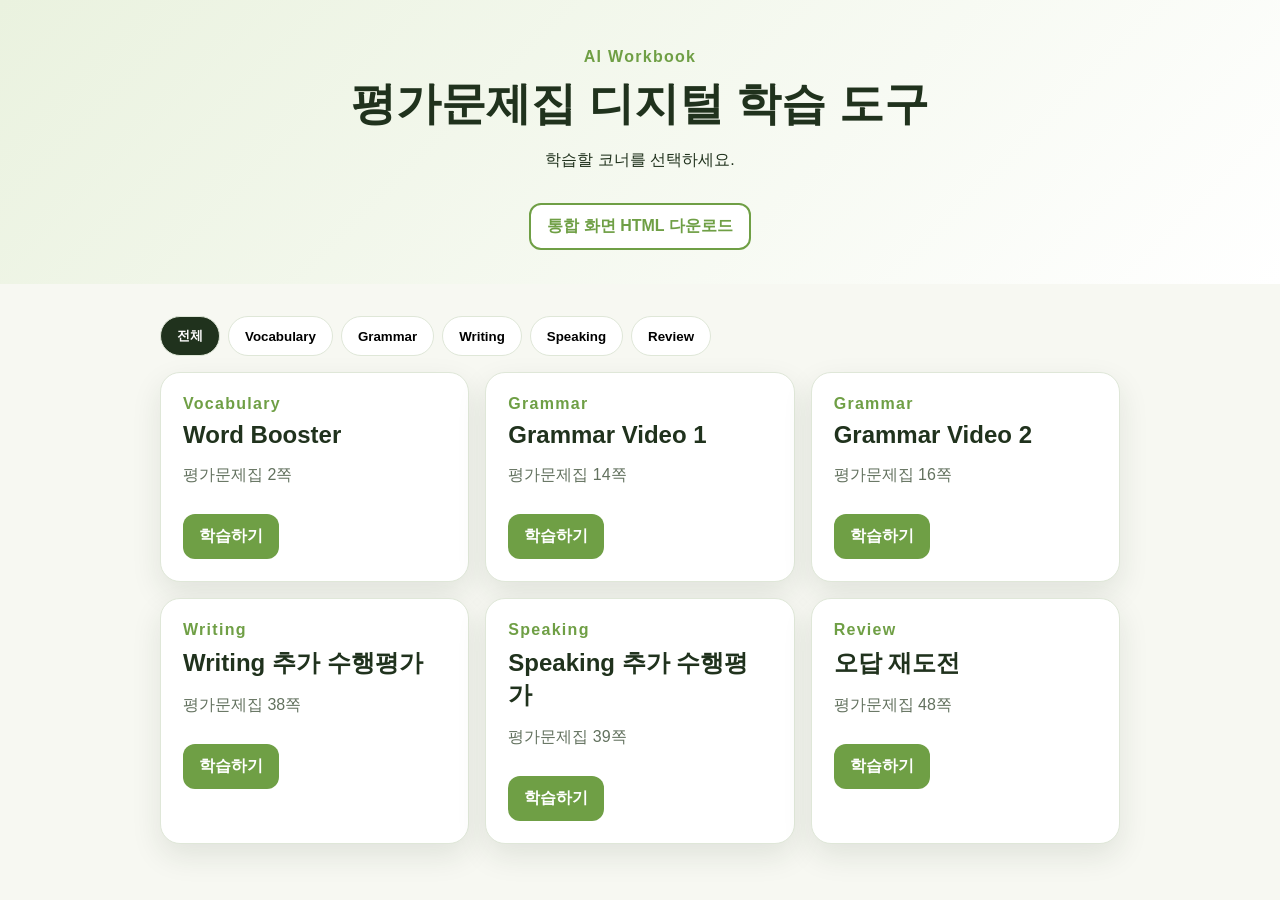
<file: index.html>
<!doctype html>
<html lang="ko">
<head>
<meta charset="utf-8">
<meta name="viewport" content="width=device-width,initial-scale=1">
<title>평가문제집 디지털 학습 도구</title>
<link rel="stylesheet" href="shared/styles.css">
</head>
<body>
<header class="hero"><p class="eyebrow">AI Workbook</p><h1>평가문제집 디지털 학습 도구</h1><p>학습할 코너를 선택하세요.</p><a class="download-html" href="downloads/ai-workbook-qr-tools.html" download>통합 화면 HTML 다운로드</a></header>
<main class="container"><nav id="cornerTabs" class="tabs" aria-label="코너 선택"></nav><section id="featureGrid" class="grid" aria-live="polite"></section></main>
<script src="shared/app.js"></script>
</body>
</html>
</file>
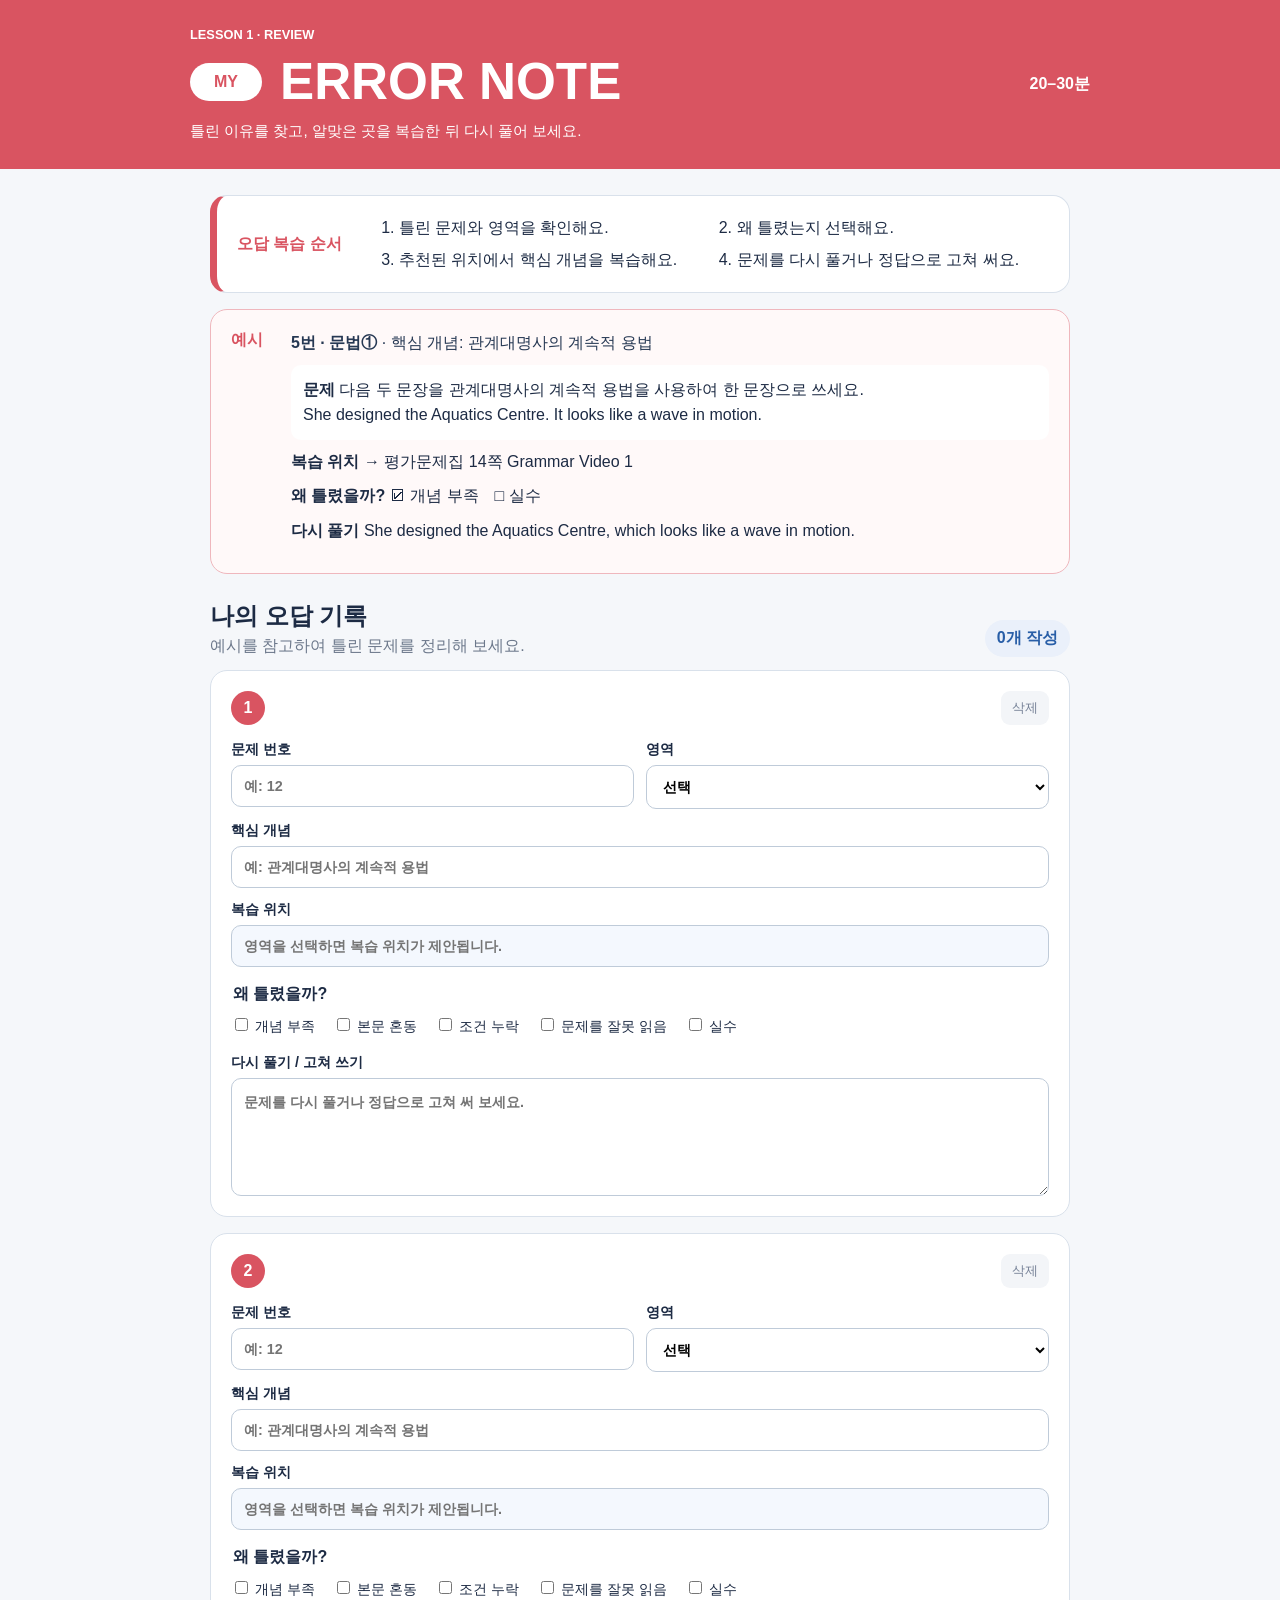
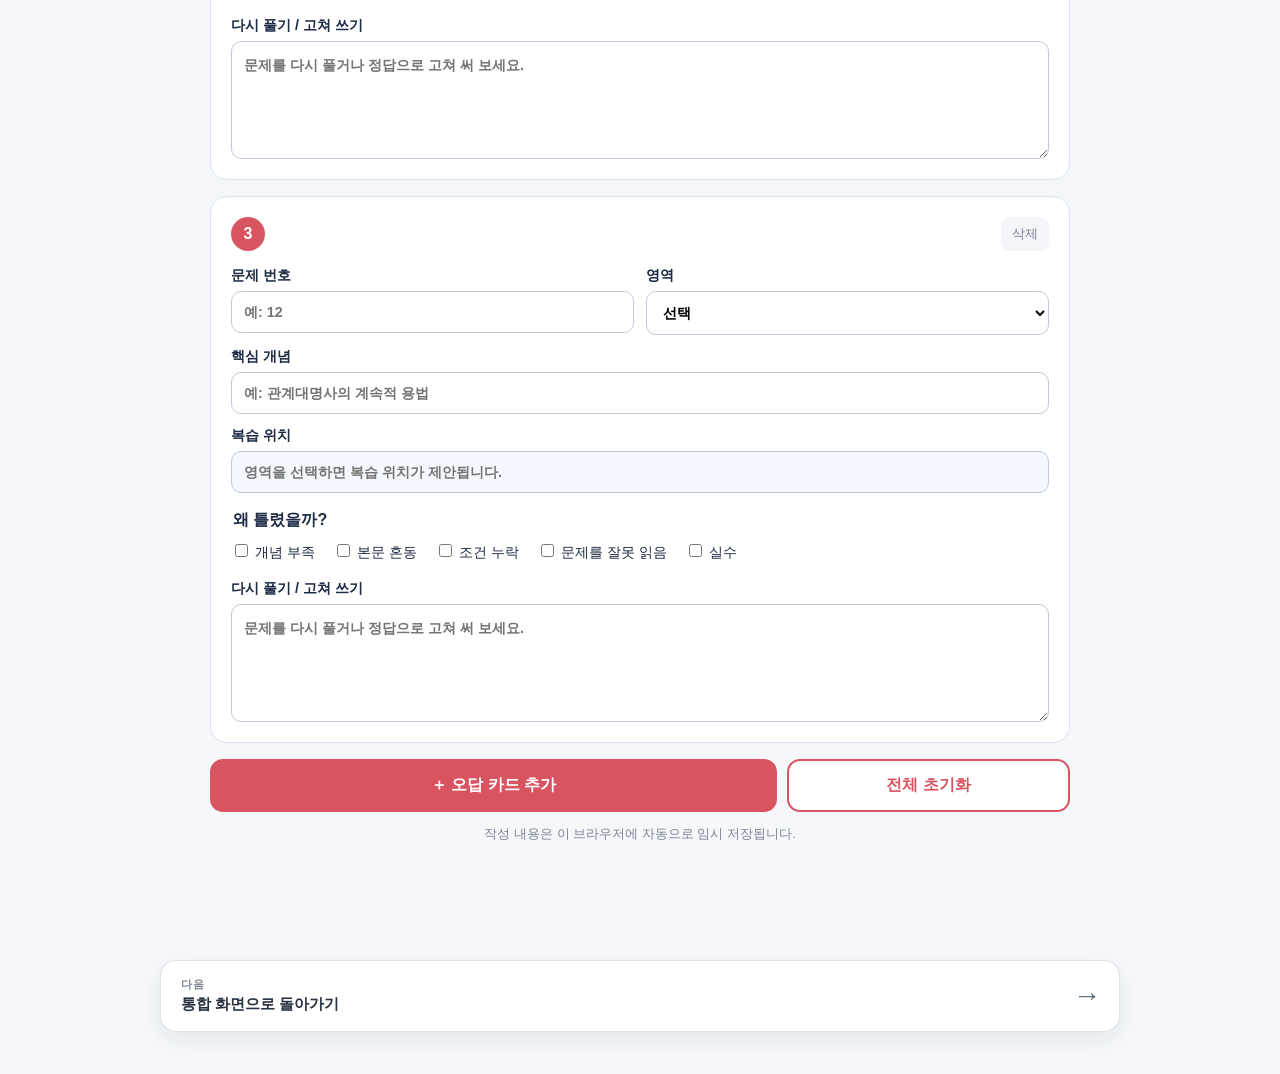
<file: features/error-retry/index.html>
<!doctype html><html lang="ko"><head><meta charset="utf-8"><meta name="viewport" content="width=device-width,initial-scale=1,viewport-fit=cover"><meta name="theme-color" content="#d95461"><title>MY ERROR NOTE</title><link rel="stylesheet" href="style.css"><link rel="stylesheet" href="../../shared/feature-next-nav.css"></head><body><main>
<header><div><p>LESSON 1 · REVIEW</p><div class="titleRow"><span>MY</span><h1>ERROR NOTE</h1></div><p class="subtitle">틀린 이유를 찾고, 알맞은 곳을 복습한 뒤 다시 풀어 보세요.</p></div><span class="time">20–30분</span></header>
<div class="shell"><section class="guide"><strong>오답 복습 순서</strong><ol><li>틀린 문제와 영역을 확인해요.</li><li>왜 틀렸는지 선택해요.</li><li>추천된 위치에서 핵심 개념을 복습해요.</li><li>문제를 다시 풀거나 정답으로 고쳐 써요.</li></ol></section>
<section class="sample"><div class="sampleLabel">예시</div><div><p class="sampleTitle"><b>5번 · 문법①</b> · 핵심 개념: 관계대명사의 계속적 용법</p><p class="question"><strong>문제</strong> 다음 두 문장을 관계대명사의 계속적 용법을 사용하여 한 문장으로 쓰세요.<br>She designed the Aquatics Centre. It looks like a wave in motion.</p><p><strong>복습 위치</strong> → 평가문제집 14쪽 Grammar Video 1</p><p><strong>왜 틀렸을까?</strong> ☑ 개념 부족　□ 실수</p><p><strong>다시 풀기</strong> She designed the Aquatics Centre, which looks like a wave in motion.</p></div></section>
<div class="noteHead"><div><h2>나의 오답 기록</h2><p>예시를 참고하여 틀린 문제를 정리해 보세요.</p></div><span id="savedCount">0개 작성</span></div><div id="notes"></div>
<div class="actions"><button id="addNote" class="primary">＋ 오답 카드 추가</button><button id="resetNotes" class="outline">전체 초기화</button></div><p class="saveInfo">작성 내용은 이 브라우저에 자동으로 임시 저장됩니다.</p></div>
<nav class="nextToolNav" aria-label="통합 화면으로 이동"><a class="nextToolLink" href="../../" aria-label="통합 화면으로 이동"><span class="nextToolCopy"><span class="nextToolMeta">다음</span><span class="nextToolTitle">통합 화면으로 돌아가기</span></span><span class="nextToolArrow" aria-hidden="true">→</span></a></nav>
</main>
<template id="noteTemplate"><article class="note"><div class="noteTop"><span class="noteNumber"></span><button class="delete" aria-label="카드 삭제">삭제</button></div><div class="fields"><label>문제 번호<input class="problemNo" inputmode="numeric" placeholder="예: 12"></label><label>영역<select class="area"><option value="">선택</option><option>어휘</option><option>의사소통</option><option>문법①</option><option>문법②</option><option>본문</option><option>Writing</option><option>Speaking</option><option>서술형</option><option>기타</option></select></label><label class="wide">핵심 개념<input class="concept" placeholder="예: 관계대명사의 계속적 용법"></label><label class="wide reviewLabel">복습 위치<input class="review" placeholder="영역을 선택하면 복습 위치가 제안됩니다."></label></div><fieldset><legend>왜 틀렸을까?</legend><label><input type="checkbox" value="개념 부족"> 개념 부족</label><label><input type="checkbox" value="본문 혼동"> 본문 혼동</label><label><input type="checkbox" value="조건 누락"> 조건 누락</label><label><input type="checkbox" value="문제를 잘못 읽음"> 문제를 잘못 읽음</label><label><input type="checkbox" value="실수"> 실수</label></fieldset><label class="retryLabel">다시 풀기 / 고쳐 쓰기<textarea class="retry" rows="4" placeholder="문제를 다시 풀거나 정답으로 고쳐 써 보세요."></textarea></label></article></template>
<script src="script.js"></script></body></html>
</file>
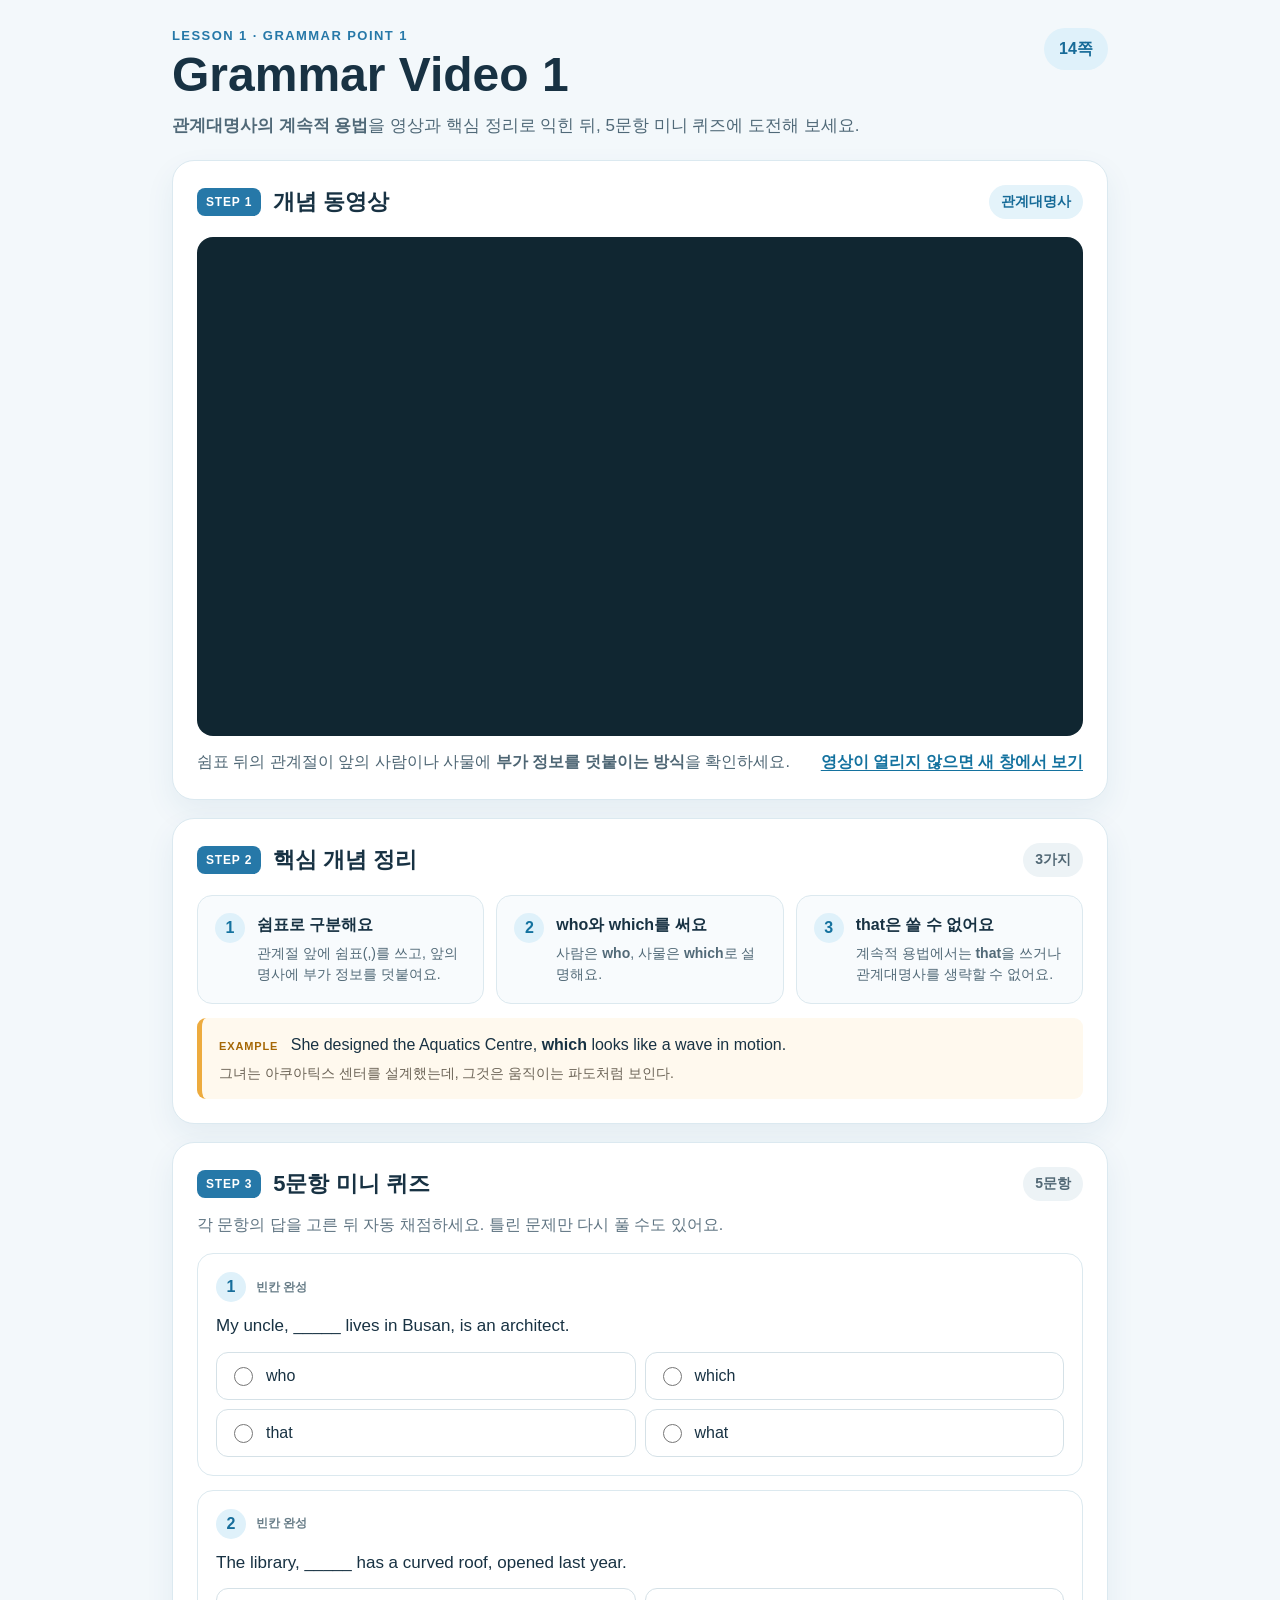
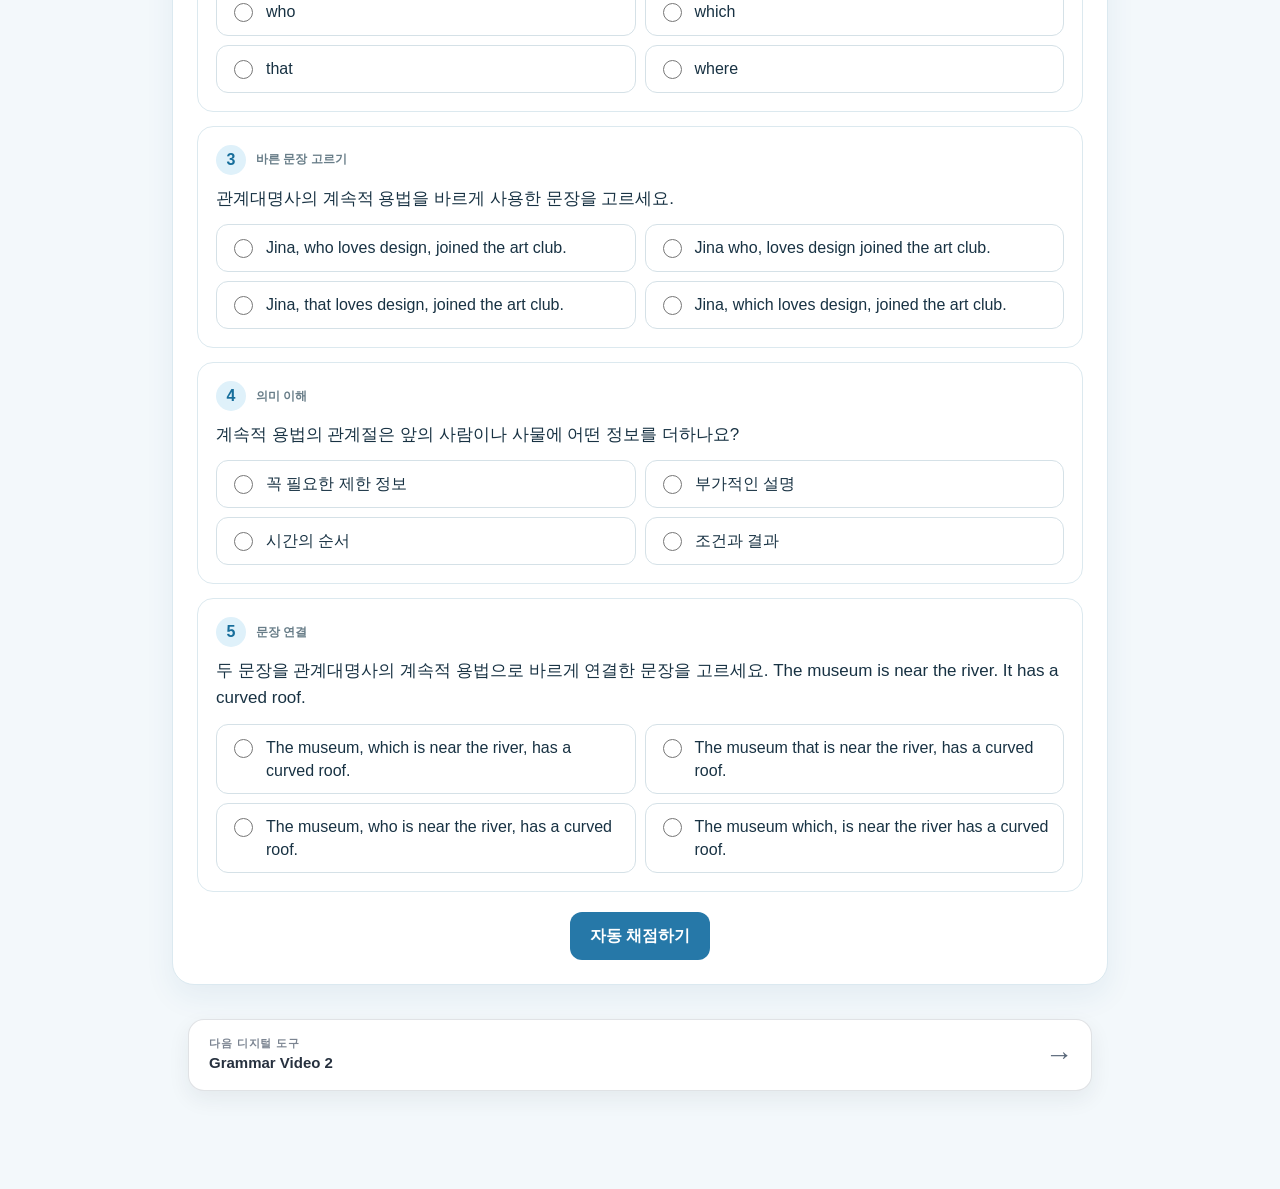
<file: features/grammar-video-1/index.html>
<!doctype html>
<html lang="ko">
<head>
  <meta charset="utf-8">
  <meta name="viewport" content="width=device-width,initial-scale=1,viewport-fit=cover">
  <meta name="theme-color" content="#2678a8">
  <title>Grammar Video 1 · 관계대명사의 계속적 용법</title>
  <link rel="stylesheet" href="style.css">
  <link rel="stylesheet" href="../../shared/feature-next-nav.css">
</head>
<body>
<main>
  <header class="hero">
    <div>
      <p class="eyebrow">LESSON 1 · GRAMMAR POINT 1</p>
      <h1>Grammar Video 1</h1>
      <p class="subtitle"><strong>관계대명사의 계속적 용법</strong>을 영상과 핵심 정리로 익힌 뒤, 5문항 미니 퀴즈에 도전해 보세요.</p>
    </div>
    <span class="pageBadge">14쪽</span>
  </header>
  <section class="videoCard" aria-labelledby="videoTitle">
    <div class="sectionHead"><div><span class="step">STEP 1</span><h2 id="videoTitle">개념 동영상</h2></div><span class="tag">관계대명사</span></div>
    <div class="videoWrap"><iframe title="관계대명사의 계속적 용법 개념 동영상" src="https://drive.google.com/file/d/10nAEuE8eh-QtMoQuGQ-lDtnzqhtkBbaV/preview" allow="autoplay; fullscreen" allowfullscreen></iframe></div>
    <div class="videoHelp"><p>쉼표 뒤의 관계절이 앞의 사람이나 사물에 <b>부가 정보를 덧붙이는 방식</b>을 확인하세요.</p><a class="textLink" href="https://drive.google.com/file/d/10nAEuE8eh-QtMoQuGQ-lDtnzqhtkBbaV/view" target="_blank" rel="noopener">영상이 열리지 않으면 새 창에서 보기</a></div>
  </section>
  <section class="conceptCard" aria-labelledby="conceptTitle">
    <div class="sectionHead"><div><span class="step">STEP 2</span><h2 id="conceptTitle">핵심 개념 정리</h2></div><span class="tag soft">3가지</span></div>
    <div class="conceptGrid"><article><span>1</span><div><h3>쉼표로 구분해요</h3><p>관계절 앞에 쉼표(,)를 쓰고, 앞의 명사에 부가 정보를 덧붙여요.</p></div></article><article><span>2</span><div><h3>who와 which를 써요</h3><p>사람은 <b>who</b>, 사물은 <b>which</b>로 설명해요.</p></div></article><article><span>3</span><div><h3>that은 쓸 수 없어요</h3><p>계속적 용법에서는 <b>that</b>을 쓰거나 관계대명사를 생략할 수 없어요.</p></div></article></div>
    <div class="exampleBox"><p><span>EXAMPLE</span> She designed the Aquatics Centre, <b>which</b> looks like a wave in motion.</p><p class="meaning">그녀는 아쿠아틱스 센터를 설계했는데, 그것은 움직이는 파도처럼 보인다.</p></div>
  </section>
  <section class="quizCard" aria-labelledby="quizTitle">
    <div class="sectionHead"><div><span class="step">STEP 3</span><h2 id="quizTitle">5문항 미니 퀴즈</h2></div><span class="tag soft">5문항</span></div>
    <p class="quizGuide">각 문항의 답을 고른 뒤 자동 채점하세요. 틀린 문제만 다시 풀 수도 있어요.</p><div id="quiz" class="quiz"></div><div class="quizActions"><button id="gradeButton" class="primary">자동 채점하기</button><button id="resetButton" class="secondary" hidden>전체 다시 풀기</button></div>
  </section>
  <section id="resultCard" class="resultCard" hidden aria-live="polite"><div class="scoreBox"><span>MY SCORE</span><strong id="scoreText">0 / 5</strong><p id="scoreMessage"></p></div><div id="resultList" class="resultList"></div><div class="resultActions"><button id="retryWrongButton" class="primary" hidden>틀린 문제만 재도전</button><button id="retryAllButton" class="secondary">전체 다시 풀기</button></div></section>
  <nav class="nextToolNav" aria-label="다음 디지털 도구로 이동"><a class="nextToolLink" href="../grammar-video-2/" aria-label="다음 디지털 도구 Grammar Video 2로 이동"><span class="nextToolCopy"><span class="nextToolMeta">다음 디지털 도구</span><span class="nextToolTitle">Grammar Video 2</span></span><span class="nextToolArrow" aria-hidden="true">→</span></a></nav>
</main>
<script src="script.js"></script>
</body>
</html>
</file>
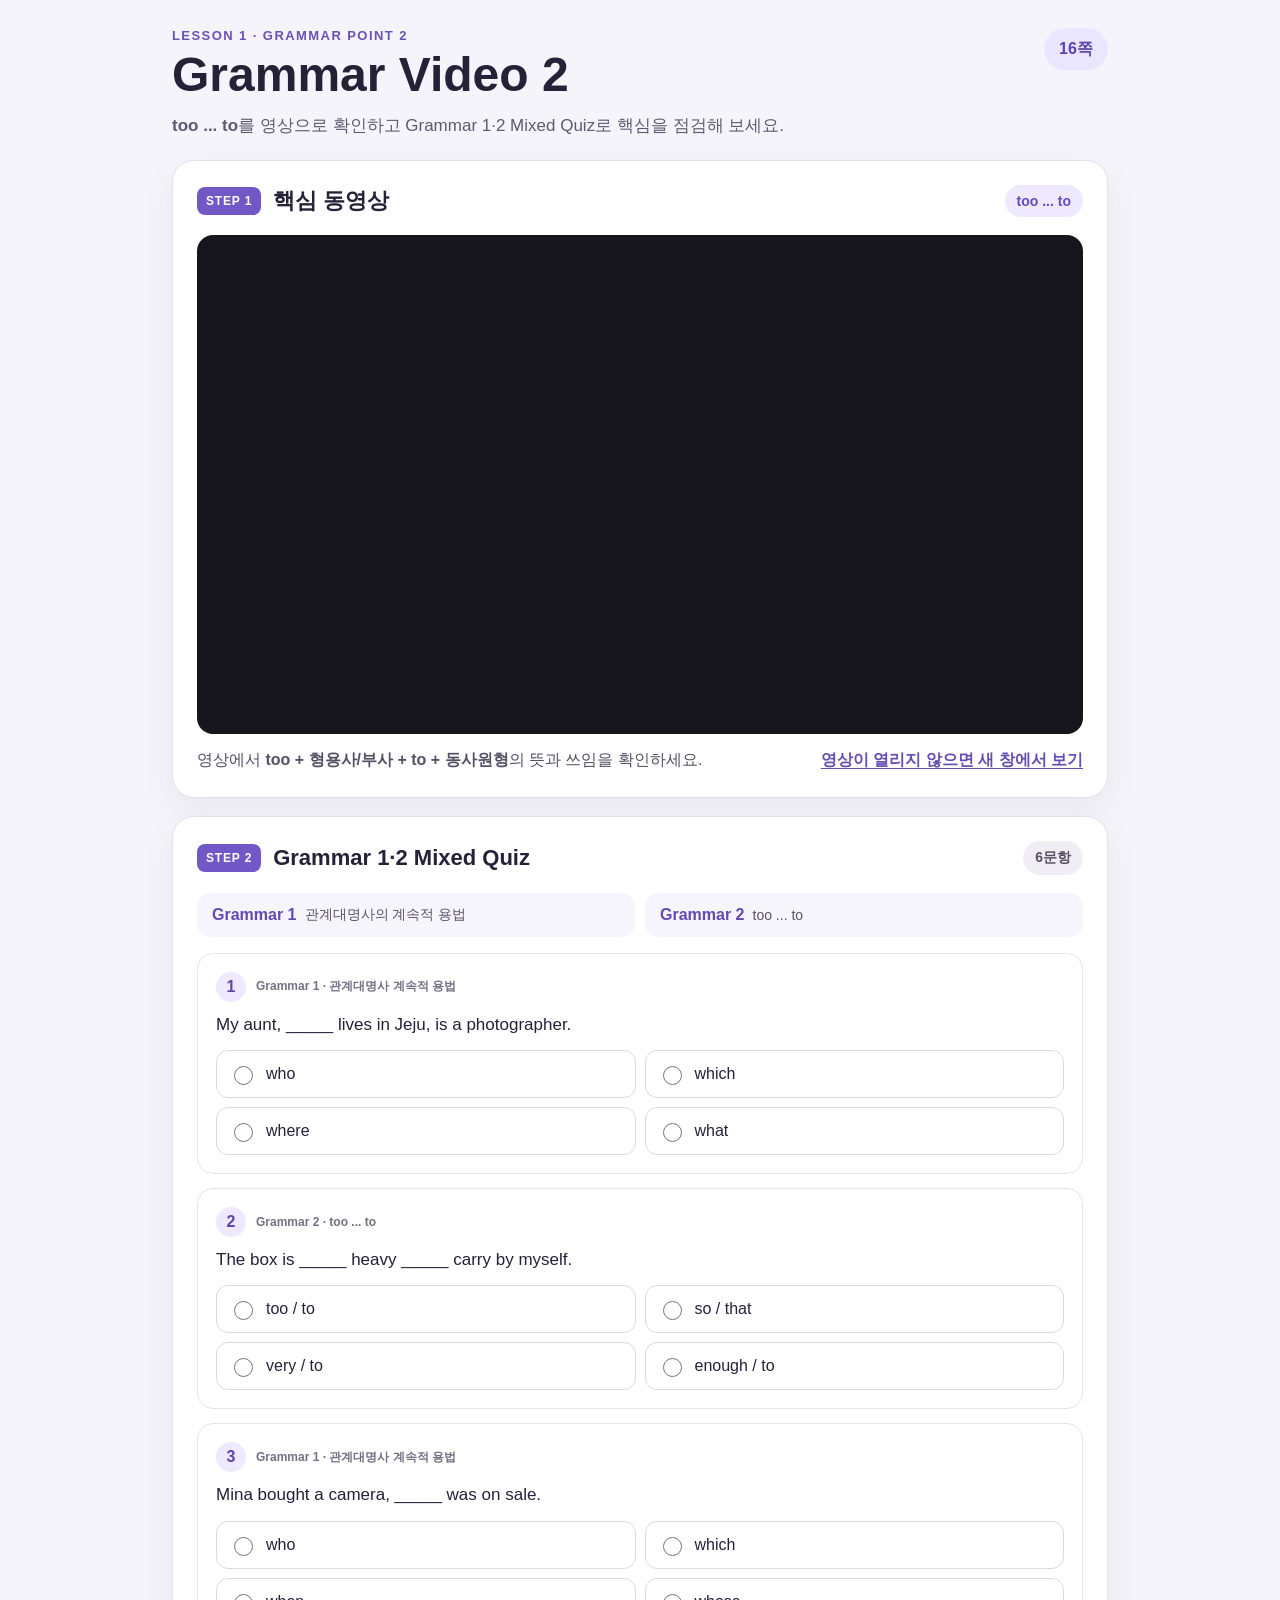
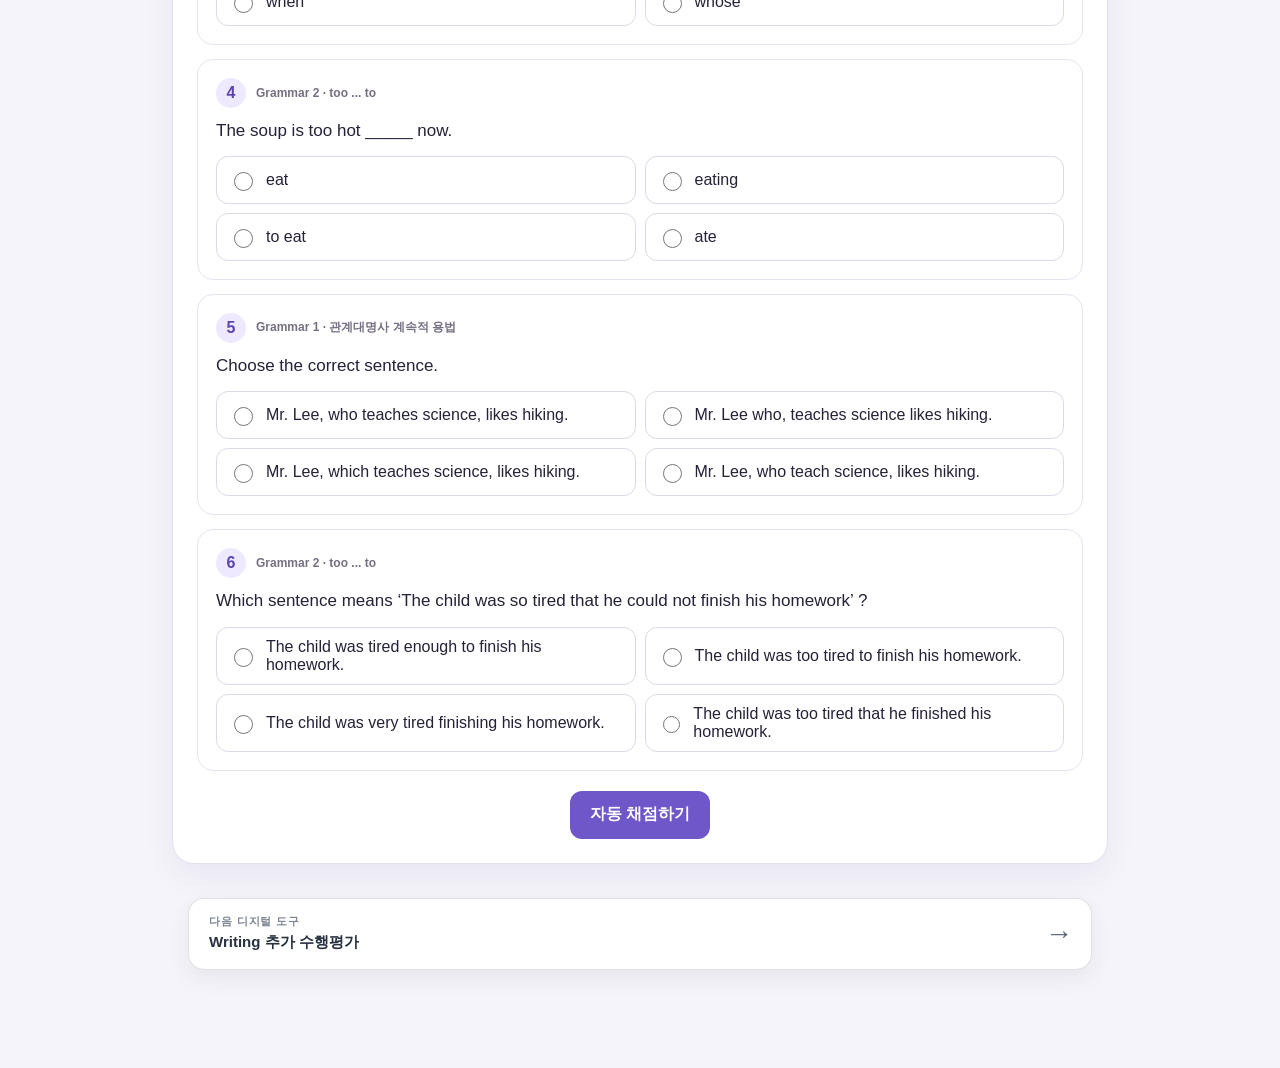
<file: features/grammar-video-2/index.html>
<!doctype html>
<html lang="ko">
<head>
  <meta charset="utf-8">
  <meta name="viewport" content="width=device-width,initial-scale=1,viewport-fit=cover">
  <meta name="theme-color" content="#6f56c9">
  <title>Grammar Video 2 · too ... to</title>
  <link rel="stylesheet" href="style.css">
  <link rel="stylesheet" href="../../shared/feature-next-nav.css">
</head>
<body>
<main>
  <header class="hero"><div><p class="eyebrow">LESSON 1 · GRAMMAR POINT 2</p><h1>Grammar Video 2</h1><p class="subtitle"><strong>too ... to</strong>를 영상으로 확인하고 Grammar 1·2 Mixed Quiz로 핵심을 점검해 보세요.</p></div><span class="pageBadge">16쪽</span></header>
  <section class="videoCard" aria-labelledby="videoTitle"><div class="sectionHead"><div><span class="step">STEP 1</span><h2 id="videoTitle">핵심 동영상</h2></div><span class="tag">too ... to</span></div><div class="videoWrap"><iframe title="too ... to 핵심 동영상" src="https://drive.google.com/file/d/1BFQ2YN22yzWaT84mSf-6N9gBScnylsFD/preview" allow="autoplay; fullscreen" allowfullscreen></iframe></div><div class="videoHelp"><p>영상에서 <b>too + 형용사/부사 + to + 동사원형</b>의 뜻과 쓰임을 확인하세요.</p><a class="textLink" href="https://drive.google.com/file/d/1BFQ2YN22yzWaT84mSf-6N9gBScnylsFD/view" target="_blank" rel="noopener">영상이 열리지 않으면 새 창에서 보기</a></div></section>
  <section class="quizCard" aria-labelledby="quizTitle"><div class="sectionHead"><div><span class="step">STEP 2</span><h2 id="quizTitle">Grammar 1·2 Mixed Quiz</h2></div><span class="tag soft">6문항</span></div><div class="pointGuide"><div><b>Grammar 1</b><span>관계대명사의 계속적 용법</span></div><div><b>Grammar 2</b><span>too ... to</span></div></div><div id="quiz" class="quiz"></div><div class="quizActions"><button id="gradeButton" class="primary">자동 채점하기</button><button id="resetButton" class="secondary" hidden>전체 다시 풀기</button></div></section>
  <section id="resultCard" class="resultCard" hidden aria-live="polite"><div class="scoreBox"><span>MY SCORE</span><strong id="scoreText">0 / 6</strong><p id="scoreMessage"></p></div><div id="resultList" class="resultList"></div><div class="resultActions"><button id="retryWrongButton" class="primary" hidden>틀린 문제만 재도전</button><button id="retryAllButton" class="secondary">전체 다시 풀기</button></div></section>
  <nav class="nextToolNav" aria-label="다음 디지털 도구로 이동"><a class="nextToolLink" href="../writing-task/" aria-label="다음 디지털 도구 Writing 추가 수행평가로 이동"><span class="nextToolCopy"><span class="nextToolMeta">다음 디지털 도구</span><span class="nextToolTitle">Writing 추가 수행평가</span></span><span class="nextToolArrow" aria-hidden="true">→</span></a></nav>
</main>
<script src="script.js"></script>
</body>
</html>
</file>
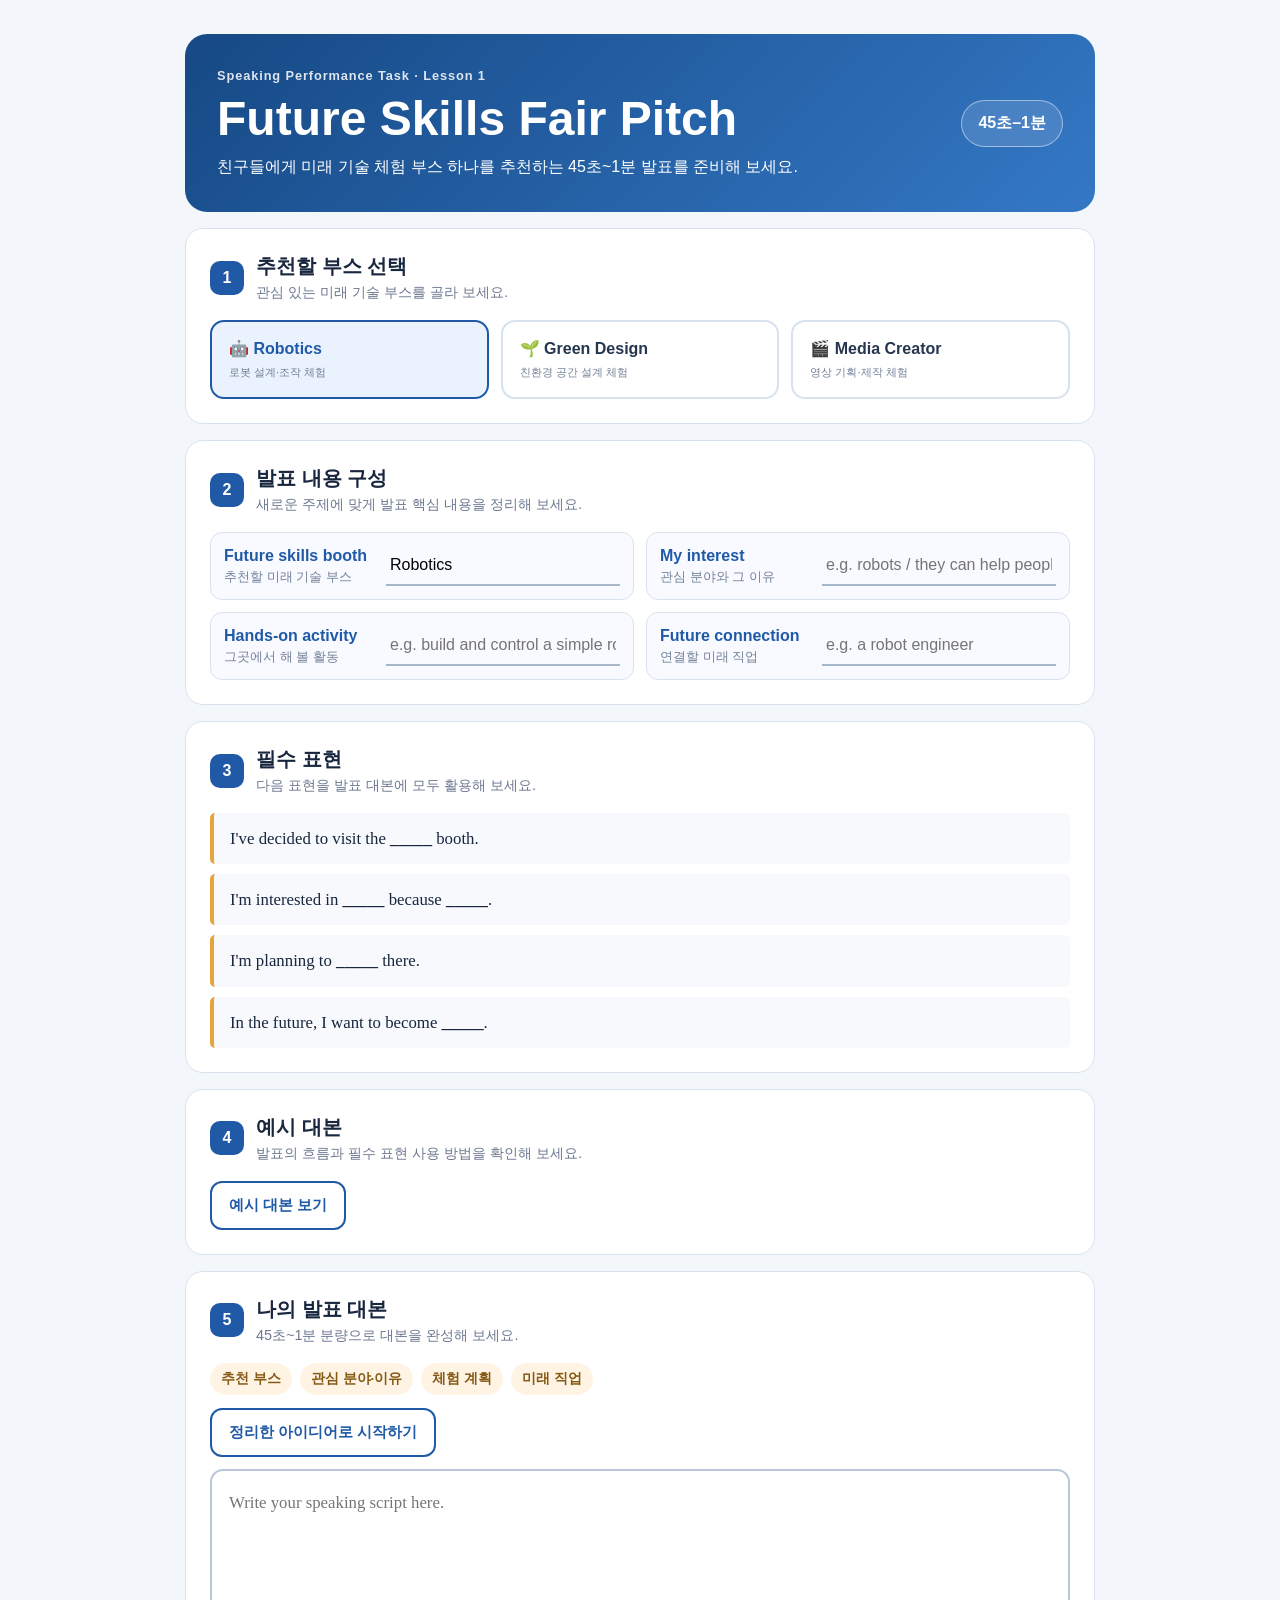
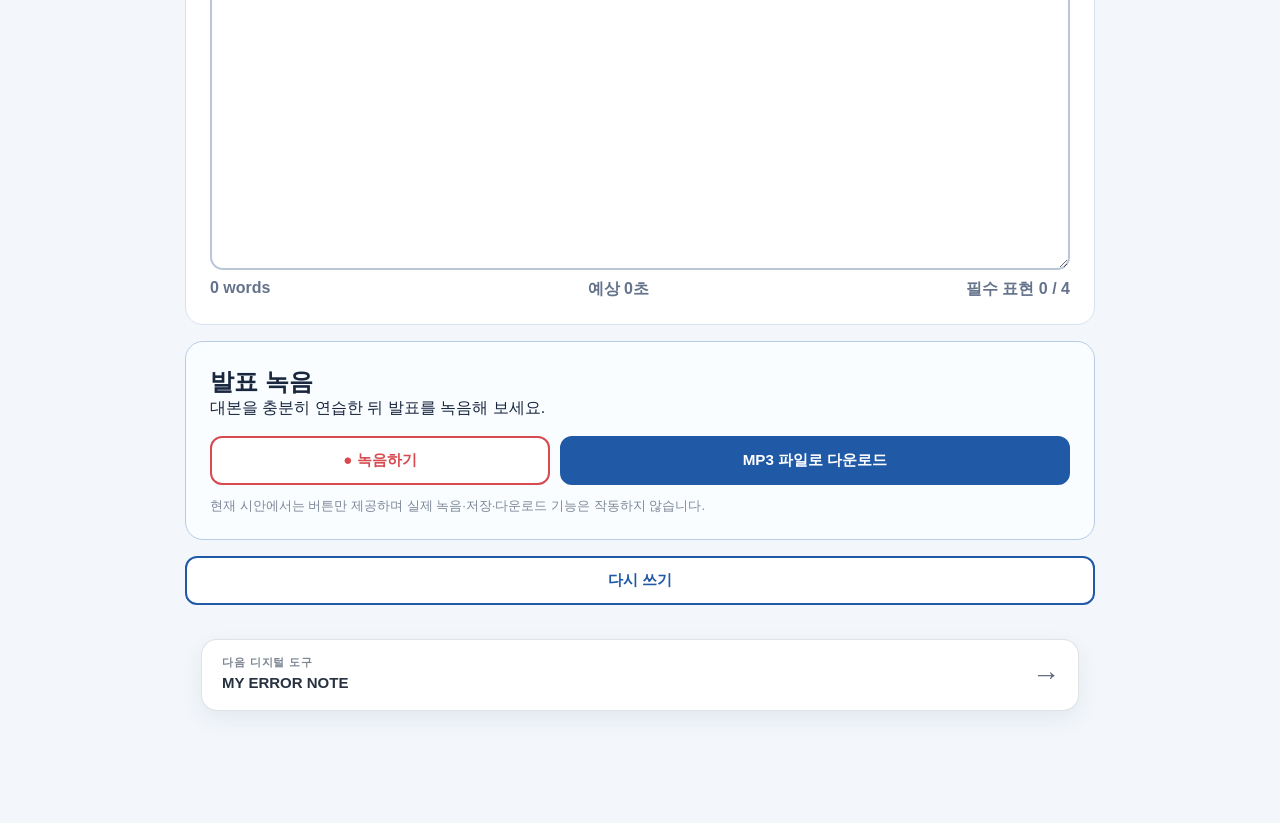
<file: features/speaking-task/index.html>
<!doctype html><html lang="ko"><head><meta charset="utf-8"><meta name="viewport" content="width=device-width,initial-scale=1,viewport-fit=cover"><meta name="theme-color" content="#205aa7"><title>Speaking 추가 수행평가</title><link rel="stylesheet" href="style.css"><link rel="stylesheet" href="../../shared/feature-next-nav.css"></head><body><main class="shell">
<header><div><p class="eyebrow">Speaking Performance Task · Lesson 1</p><h1>Future Skills Fair Pitch</h1><p>친구들에게 미래 기술 체험 부스 하나를 추천하는 45초~1분 발표를 준비해 보세요.</p></div><span class="timeBadge">45초–1분</span></header>
<section><div class="sectionTitle"><span>1</span><div><h2>추천할 부스 선택</h2><p>관심 있는 미래 기술 부스를 골라 보세요.</p></div></div><div class="booths"><button class="booth active" data-booth="Robotics"><b>🤖 Robotics</b><small>로봇 설계·조작 체험</small></button><button class="booth" data-booth="Green Design"><b>🌱 Green Design</b><small>친환경 공간 설계 체험</small></button><button class="booth" data-booth="Media Creator"><b>🎬 Media Creator</b><small>영상 기획·제작 체험</small></button></div></section>
<section><div class="sectionTitle"><span>2</span><div><h2>발표 내용 구성</h2><p>새로운 주제에 맞게 발표 핵심 내용을 정리해 보세요.</p></div></div><div class="ideaGrid">
<label><span>Future skills booth</span><small>추천할 미래 기술 부스</small><input id="boothInput" type="text" placeholder="e.g. Robotics"></label>
<label><span>My interest</span><small>관심 분야와 그 이유</small><input id="interest" type="text" placeholder="e.g. robots / they can help people"></label>
<label><span>Hands-on activity</span><small>그곳에서 해 볼 활동</small><input id="activity" type="text" placeholder="e.g. build a simple robot"></label>
<label><span>Future connection</span><small>연결할 미래 직업</small><input id="career" type="text" placeholder="e.g. a robot engineer"></label>
</div></section>
<section><div class="sectionTitle"><span>3</span><div><h2>필수 표현</h2><p>다음 표현을 발표 대본에 모두 활용해 보세요.</p></div></div><ul class="expressions"><li>I've decided to visit the <b>_____</b> booth.</li><li>I'm interested in <b>_____</b> because <b>_____</b>.</li><li>I'm planning to <b>_____</b> there.</li><li>In the future, I want to become <b>_____</b>.</li></ul></section>
<section><div class="sectionTitle"><span>4</span><div><h2>예시 대본</h2><p>발표의 흐름과 필수 표현 사용 방법을 확인해 보세요.</p></div></div><button id="exampleToggle" class="outline" aria-expanded="false">예시 대본 보기</button><div id="exampleBox" class="example" hidden><p>Hello, everyone. I've decided to visit the Robotics booth. I'm interested in robots because they can help people in many ways. I'm planning to build and control a simple robot there. I also want to ask the staff about the skills that robot engineers need. In the future, I want to become a robot engineer. I hope you will visit this exciting booth, too. Thank you.</p></div></section>
<section><div class="sectionTitle"><span>5</span><div><h2>나의 발표 대본</h2><p>45초~1분 분량으로 대본을 완성해 보세요.</p></div></div><div class="checklist"><span>추천 부스</span><span>관심 분야·이유</span><span>체험 계획</span><span>미래 직업</span></div><button id="makeDraft" class="outline helper">정리한 아이디어로 시작하기</button><textarea id="studentScript" rows="12" placeholder="Write your speaking script here."></textarea><div class="scriptMeta"><span id="wordCount">0 words</span><span id="timeEstimate">예상 0초</span><span id="requiredCount">필수 표현 0 / 4</span></div></section>
<section class="recordPanel"><div><h2>발표 녹음</h2><p>대본을 충분히 연습한 뒤 발표를 녹음해 보세요.</p></div><div class="recordActions"><button id="recordButton" class="recordButton">● 녹음하기</button><button id="downloadButton" class="downloadButton">MP3 파일로 다운로드</button></div><p>현재 시안에서는 버튼만 제공하며 실제 녹음·저장·다운로드 기능은 작동하지 않습니다.</p></section>
<div class="bottomActions"><button id="clearButton" class="outline">다시 쓰기</button></div>
<nav class="nextToolNav" aria-label="다음 디지털 도구로 이동"><a class="nextToolLink" href="../error-retry/" aria-label="다음 디지털 도구 MY ERROR NOTE로 이동"><span class="nextToolCopy"><span class="nextToolMeta">다음 디지털 도구</span><span class="nextToolTitle">MY ERROR NOTE</span></span><span class="nextToolArrow" aria-hidden="true">→</span></a></nav>
</main><script src="script.js"></script></body></html>
</file>
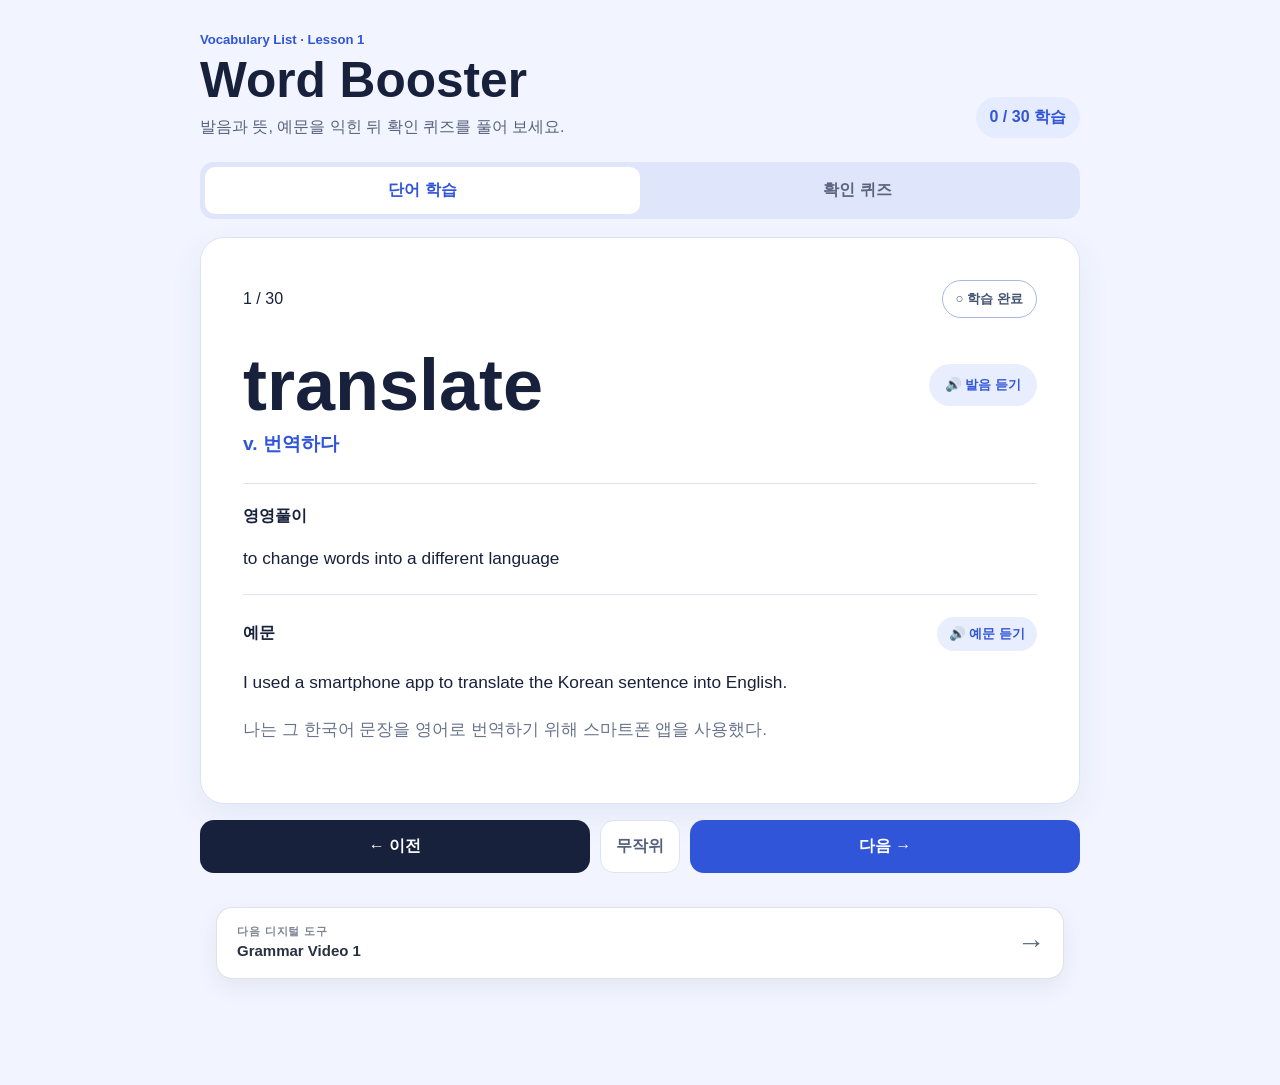
<file: features/word-booster/index.html>
<!doctype html><html lang="ko"><head><meta charset="utf-8"><meta name="viewport" content="width=device-width,initial-scale=1,viewport-fit=cover"><meta name="theme-color" content="#3155d9"><title>Word Booster</title><link rel="stylesheet" href="style.css"><link rel="stylesheet" href="../../shared/feature-next-nav.css"></head><body><main class="shell">
<header><div><p class="eyebrow">Vocabulary List · Lesson 1</p><h1>Word Booster</h1><p>발음과 뜻, 예문을 익힌 뒤 확인 퀴즈를 풀어 보세요.</p></div><span id="progress" class="progress">0 / 30 학습</span></header>
<nav class="tabs"><button class="tab active" data-tab="learn">단어 학습</button><button class="tab" data-tab="quiz">확인 퀴즈</button></nav>
<section id="learnPanel"><div class="card"><div class="cardtop"><span id="counter">1 / 30</span><button id="completeBtn" class="complete">○ 학습 완료</button></div><div class="wordrow"><h2 id="word"></h2><button id="wordAudio" class="audio">🔊 발음 듣기</button></div><p id="meaning" class="meaning"></p><div class="box"><strong>영영풀이</strong><p id="definition"></p></div><div class="box"><div class="boxhead"><strong>예문</strong><button id="sentenceAudio" class="audio small">🔊 예문 듣기</button></div><p id="example"></p><p id="translation" class="translation"></p></div></div><div class="navrow"><button id="prev">← 이전</button><button id="random" class="ghost">무작위</button><button id="next">다음 →</button></div></section>
<section id="quizPanel" hidden><div id="quizStart" class="quizintro"><h2>확인 퀴즈</h2><p>무작위 10문제로 학습 내용을 확인해 보세요.</p><button id="startQuiz" class="primary">퀴즈 시작</button></div><div id="quizBox" hidden><div class="quizhead"><span id="quizCount"></span><span id="score"></span></div><div class="quizcard"><p id="quizLabel" class="eyebrow"></p><h2 id="question"></h2><button id="quizAudio" class="audio" hidden>🔊 다시 듣기</button><div id="choices" class="choices"></div><p id="feedback" class="feedback" aria-live="polite"></p><button id="nextQuestion" class="primary" hidden>다음 문제</button></div></div><div id="result" class="quizintro" hidden><h2 id="resultScore"></h2><p id="resultMessage"></p><button id="retry" class="primary">다시 풀기</button></div></section>
<audio id="wordPlayer" preload="metadata" src="assets/audio/L1_words.mp3"></audio><audio id="sentencePlayer" preload="metadata" src="assets/audio/L1_sentences.mp3"></audio>
<nav class="nextToolNav" aria-label="다음 디지털 도구로 이동"><a class="nextToolLink" href="../grammar-video-1/" aria-label="다음 디지털 도구 Grammar Video 1로 이동"><span class="nextToolCopy"><span class="nextToolMeta">다음 디지털 도구</span><span class="nextToolTitle">Grammar Video 1</span></span><span class="nextToolArrow" aria-hidden="true">→</span></a></nav>
</main><script src="script.js"></script></body></html>
</file>
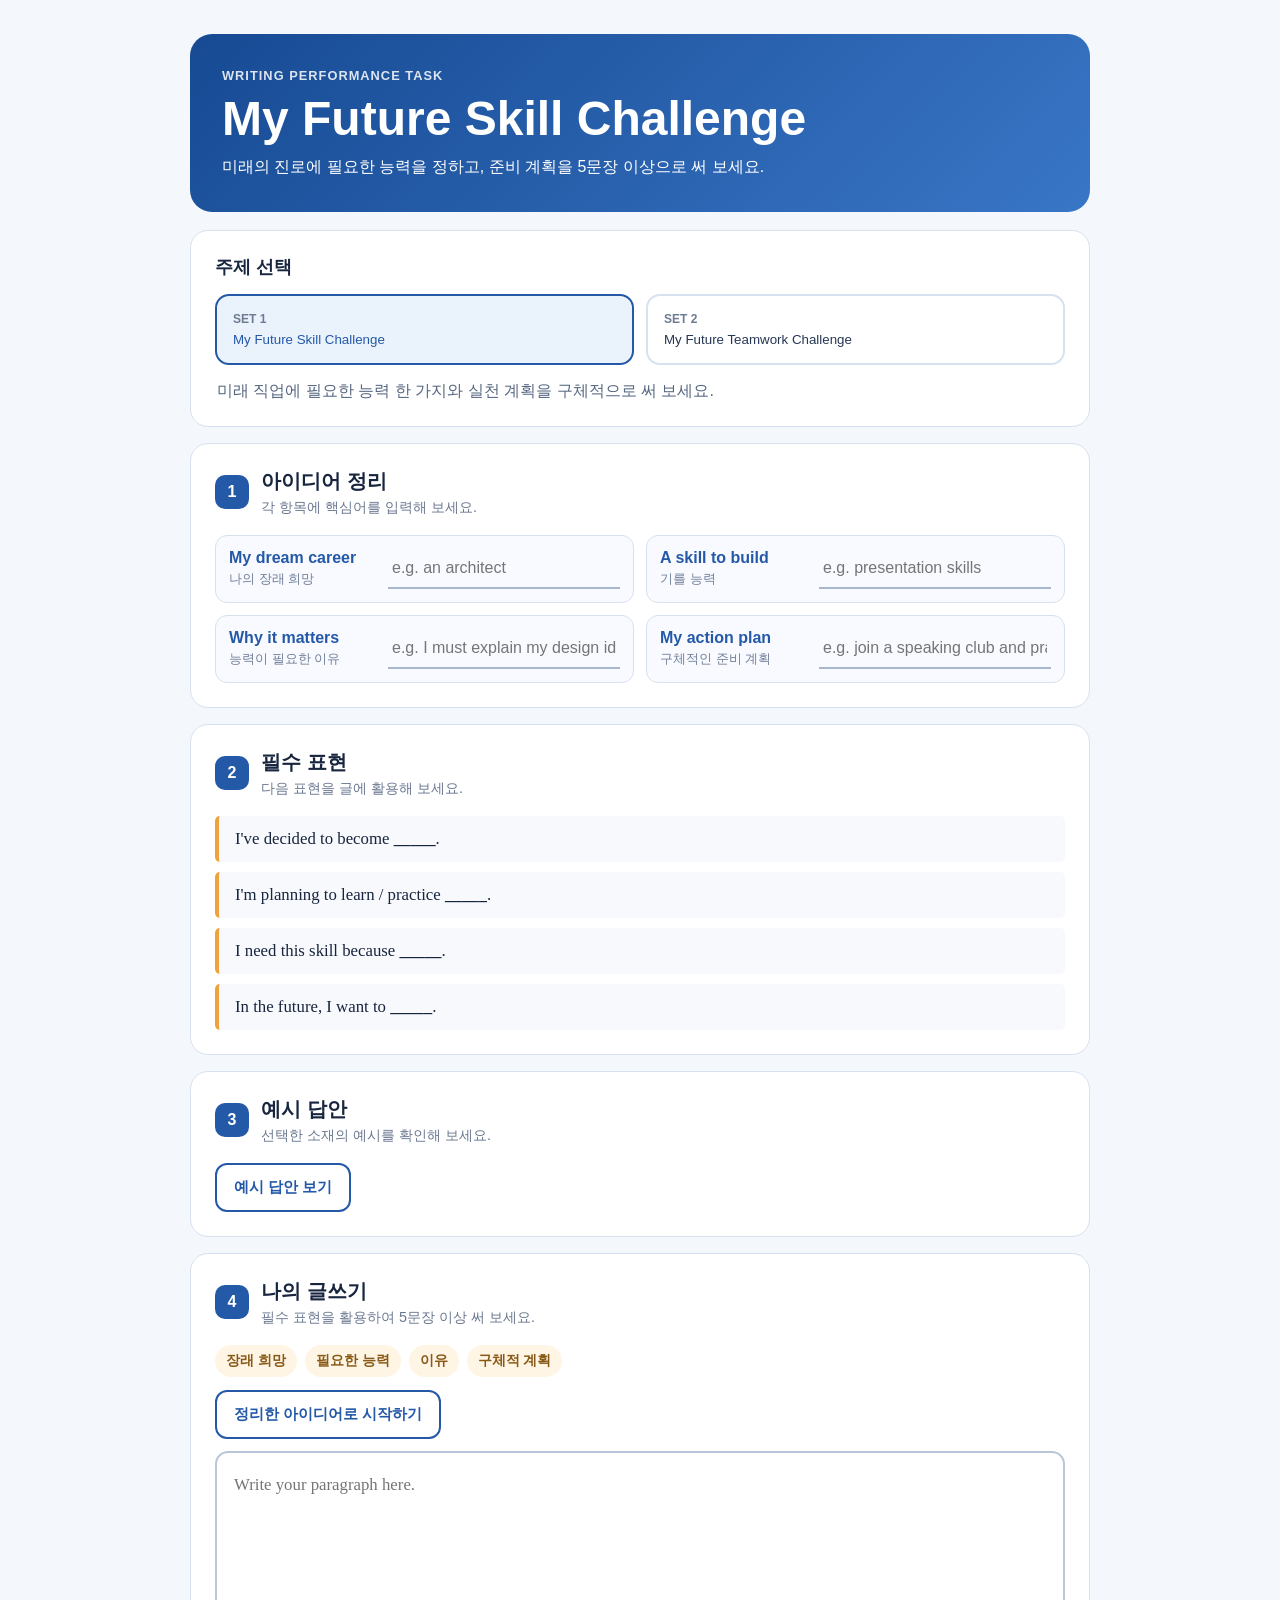
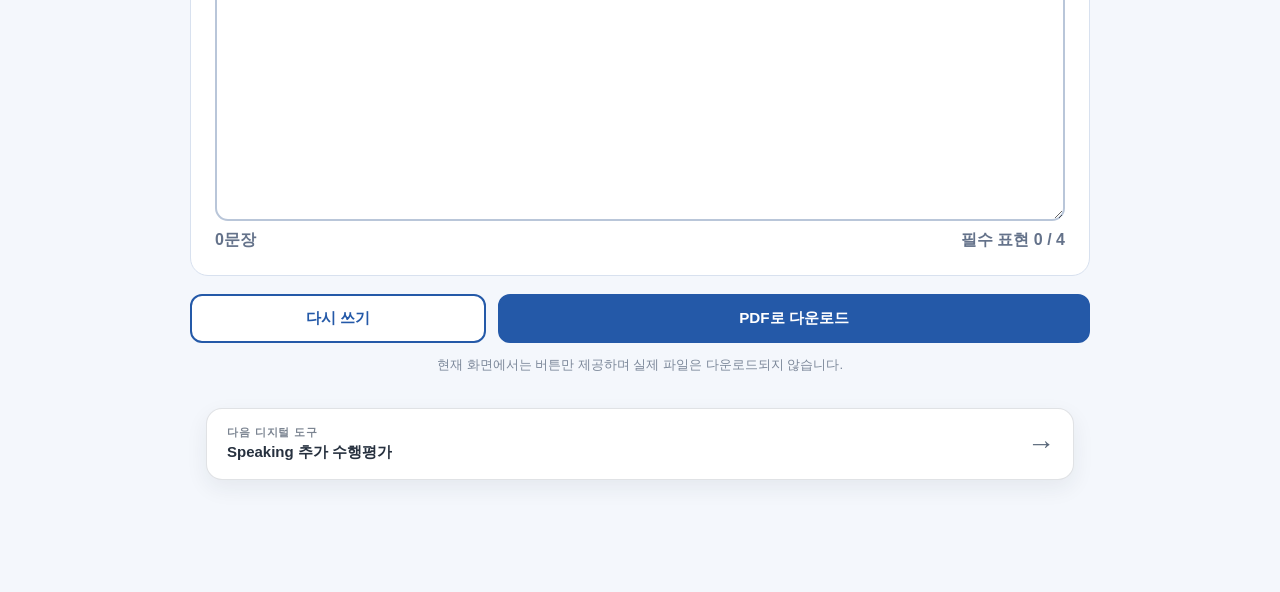
<file: features/writing-task/index.html>
<!doctype html><html lang="ko"><head><meta charset="utf-8"><meta name="viewport" content="width=device-width,initial-scale=1,viewport-fit=cover"><meta name="theme-color" content="#2459a8"><title>Writing 추가 수행평가</title><link rel="stylesheet" href="style.css"><link rel="stylesheet" href="../../shared/feature-next-nav.css"></head><body><main class="shell">
<header><p class="eyebrow">Writing Performance Task</p><h1>My Future Skill Challenge</h1><p>미래의 진로에 필요한 능력을 정하고, 준비 계획을 5문장 이상으로 써 보세요.</p></header>
<section class="topic"><h2>주제 선택</h2><div class="topicButtons"><button class="topicBtn active" data-set="0"><strong>SET 1</strong><span>My Future Skill Challenge</span></button><button class="topicBtn" data-set="1"><strong>SET 2</strong><span>My Future Teamwork Challenge</span></button></div><p id="topicGuide" class="guide"></p></section>
<section><div class="sectionTitle"><span>1</span><div><h2>아이디어 정리</h2><p>각 항목에 핵심어를 입력해 보세요.</p></div></div><div class="ideaGrid">
<label><span>My dream career</span><small>나의 장래 희망</small><input id="career" type="text" placeholder="e.g. an architect"></label>
<label><span>A skill to build</span><small>기를 능력</small><input id="skill" type="text" placeholder="e.g. presentation skills"></label>
<label><span>Why it matters</span><small>능력이 필요한 이유</small><input id="why" type="text" placeholder="e.g. I must explain my ideas clearly"></label>
<label><span>My action plan</span><small>구체적인 준비 계획</small><input id="plan" type="text" placeholder="e.g. practice speaking every week"></label>
</div></section>
<section><div class="sectionTitle"><span>2</span><div><h2>필수 표현</h2><p>다음 표현을 글에 활용해 보세요.</p></div></div><ul class="expressions"><li>I've decided to become <b>_____</b>.</li><li>I'm planning to learn / practice <b>_____</b>.</li><li>I need this skill because <b>_____</b>.</li><li>In the future, I want to <b>_____</b>.</li></ul></section>
<section><div class="sectionTitle"><span>3</span><div><h2>예시 답안</h2><p>선택한 소재의 예시를 확인해 보세요.</p></div></div><button id="exampleToggle" class="outline" aria-expanded="false">예시 답안 보기</button><div id="exampleBox" class="example" hidden><p id="exampleText"></p></div></section>
<section><div class="sectionTitle"><span>4</span><div><h2>나의 글쓰기</h2><p>필수 표현을 활용하여 5문장 이상 써 보세요.</p></div></div><div class="checklist"><span>장래 희망</span><span>필요한 능력</span><span>이유</span><span>구체적 계획</span></div><button id="makeDraft" class="outline helper">정리한 아이디어로 시작하기</button><textarea id="studentWriting" rows="11" placeholder="Write your paragraph here."></textarea><div class="writingMeta"><span id="sentenceCount">0문장</span><span id="requiredCount">필수 표현 0 / 4</span></div></section>
<div class="actions"><button id="clearBtn" class="outline">다시 쓰기</button><button id="pdfButton" class="pdfButton">PDF로 다운로드</button></div><p class="pdfNote">현재 화면에서는 버튼만 제공하며 실제 파일은 다운로드되지 않습니다.</p>
<nav class="nextToolNav" aria-label="다음 디지털 도구로 이동"><a class="nextToolLink" href="../speaking-task/" aria-label="다음 디지털 도구 Speaking 추가 수행평가로 이동"><span class="nextToolCopy"><span class="nextToolMeta">다음 디지털 도구</span><span class="nextToolTitle">Speaking 추가 수행평가</span></span><span class="nextToolArrow" aria-hidden="true">→</span></a></nav>
</main><script src="script.js"></script></body></html>
</file>
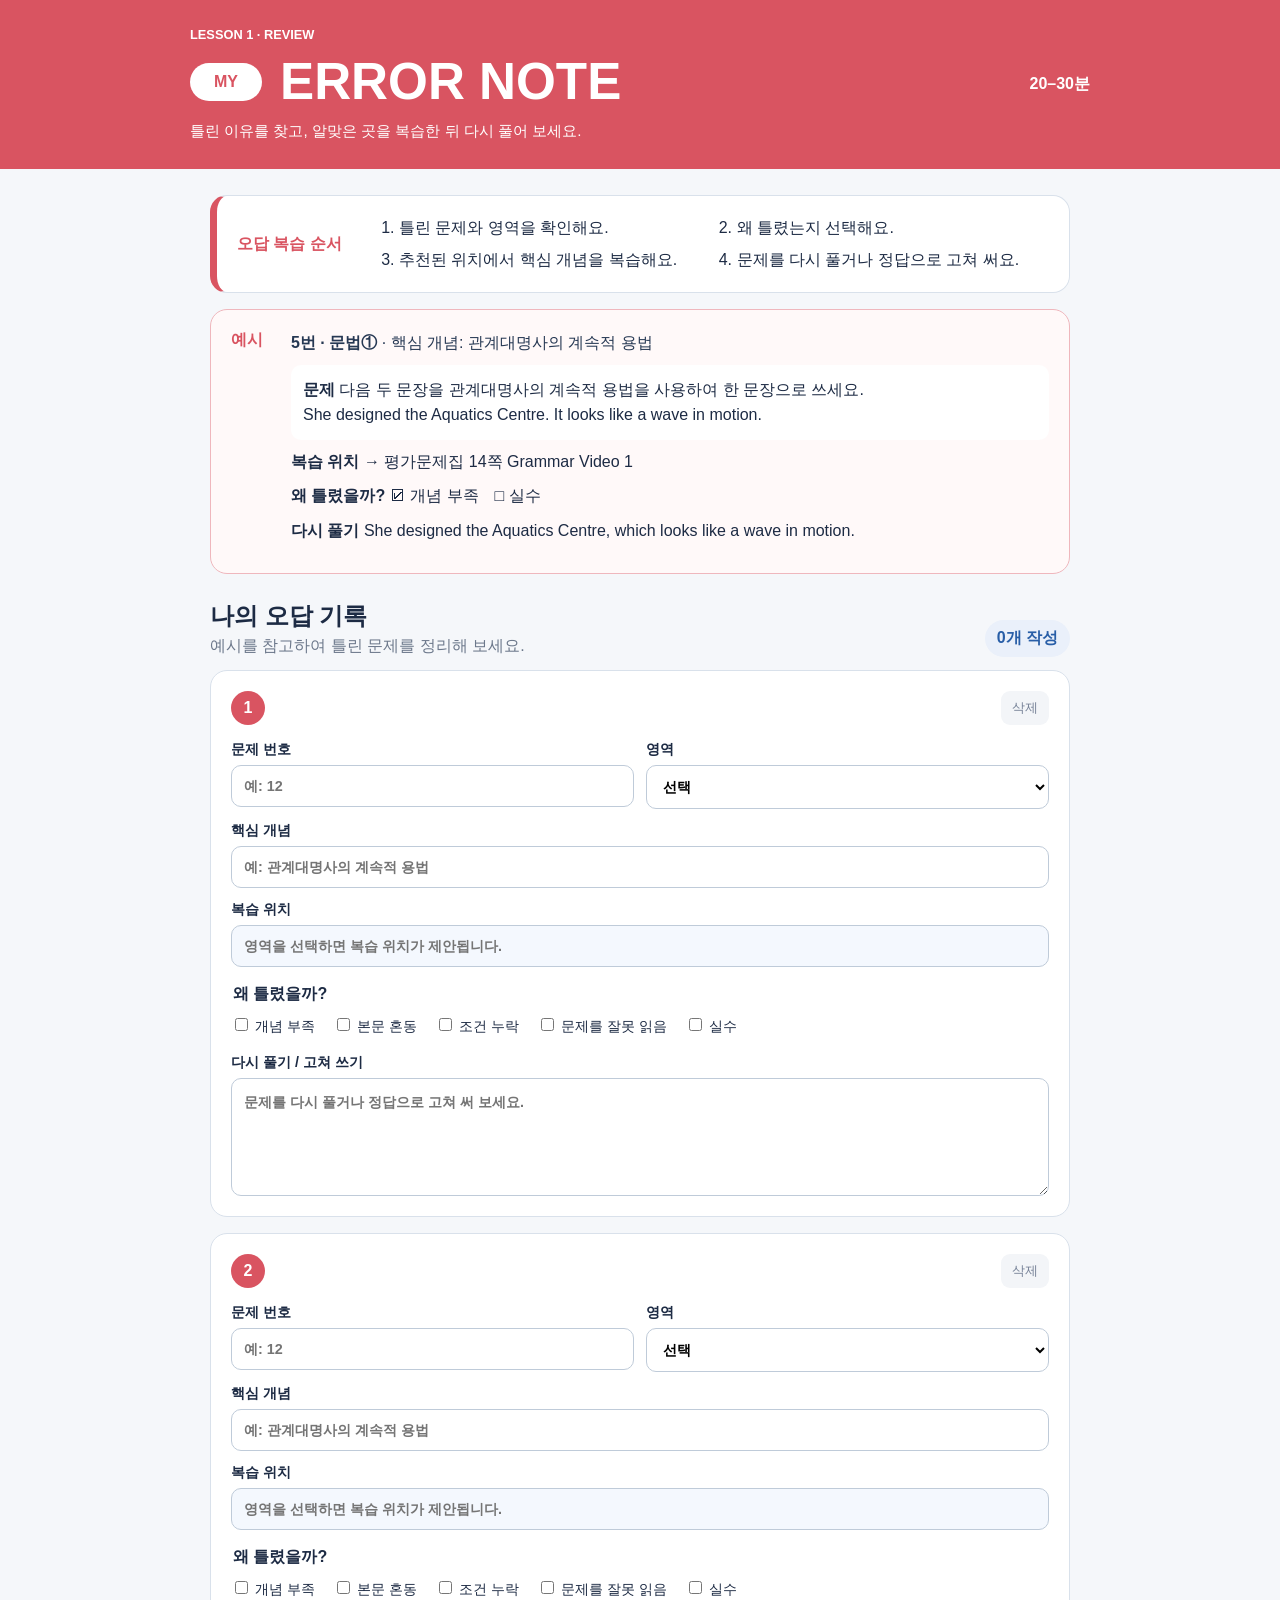
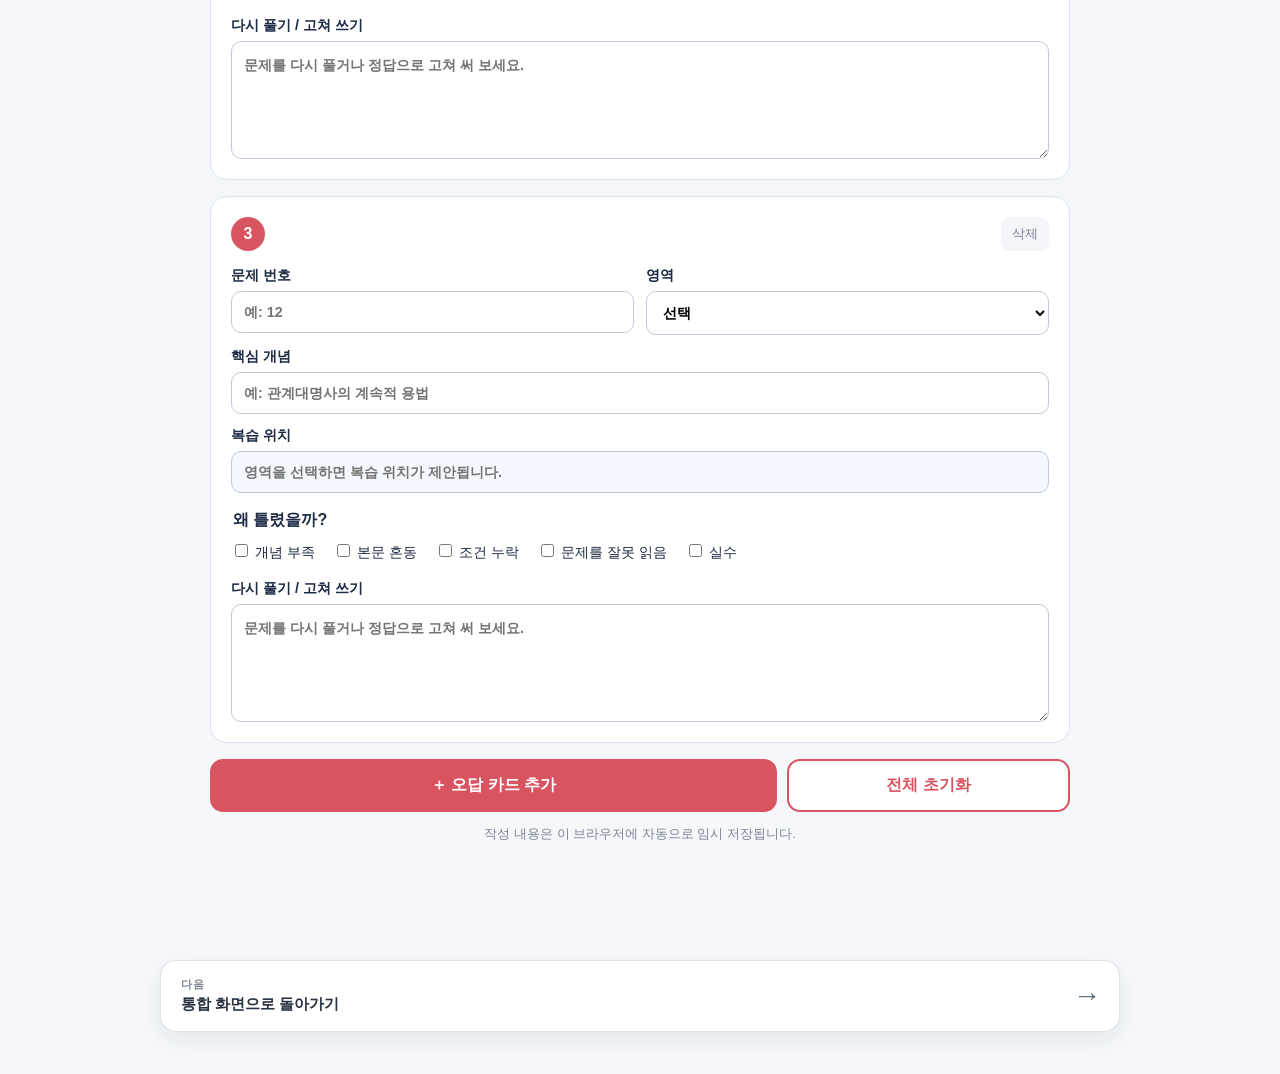
<file: go/error-retry/index.html>
<!doctype html><html lang="ko"><head><meta charset="utf-8"><meta name="viewport" content="width=device-width,initial-scale=1"><title>MY ERROR NOTE</title><meta http-equiv="refresh" content="0;url=../../features/error-retry/"><link rel="canonical" href="../../features/error-retry/"></head><body><p><a href="../../features/error-retry/">MY ERROR NOTE 열기</a></p></body></html>
</file>
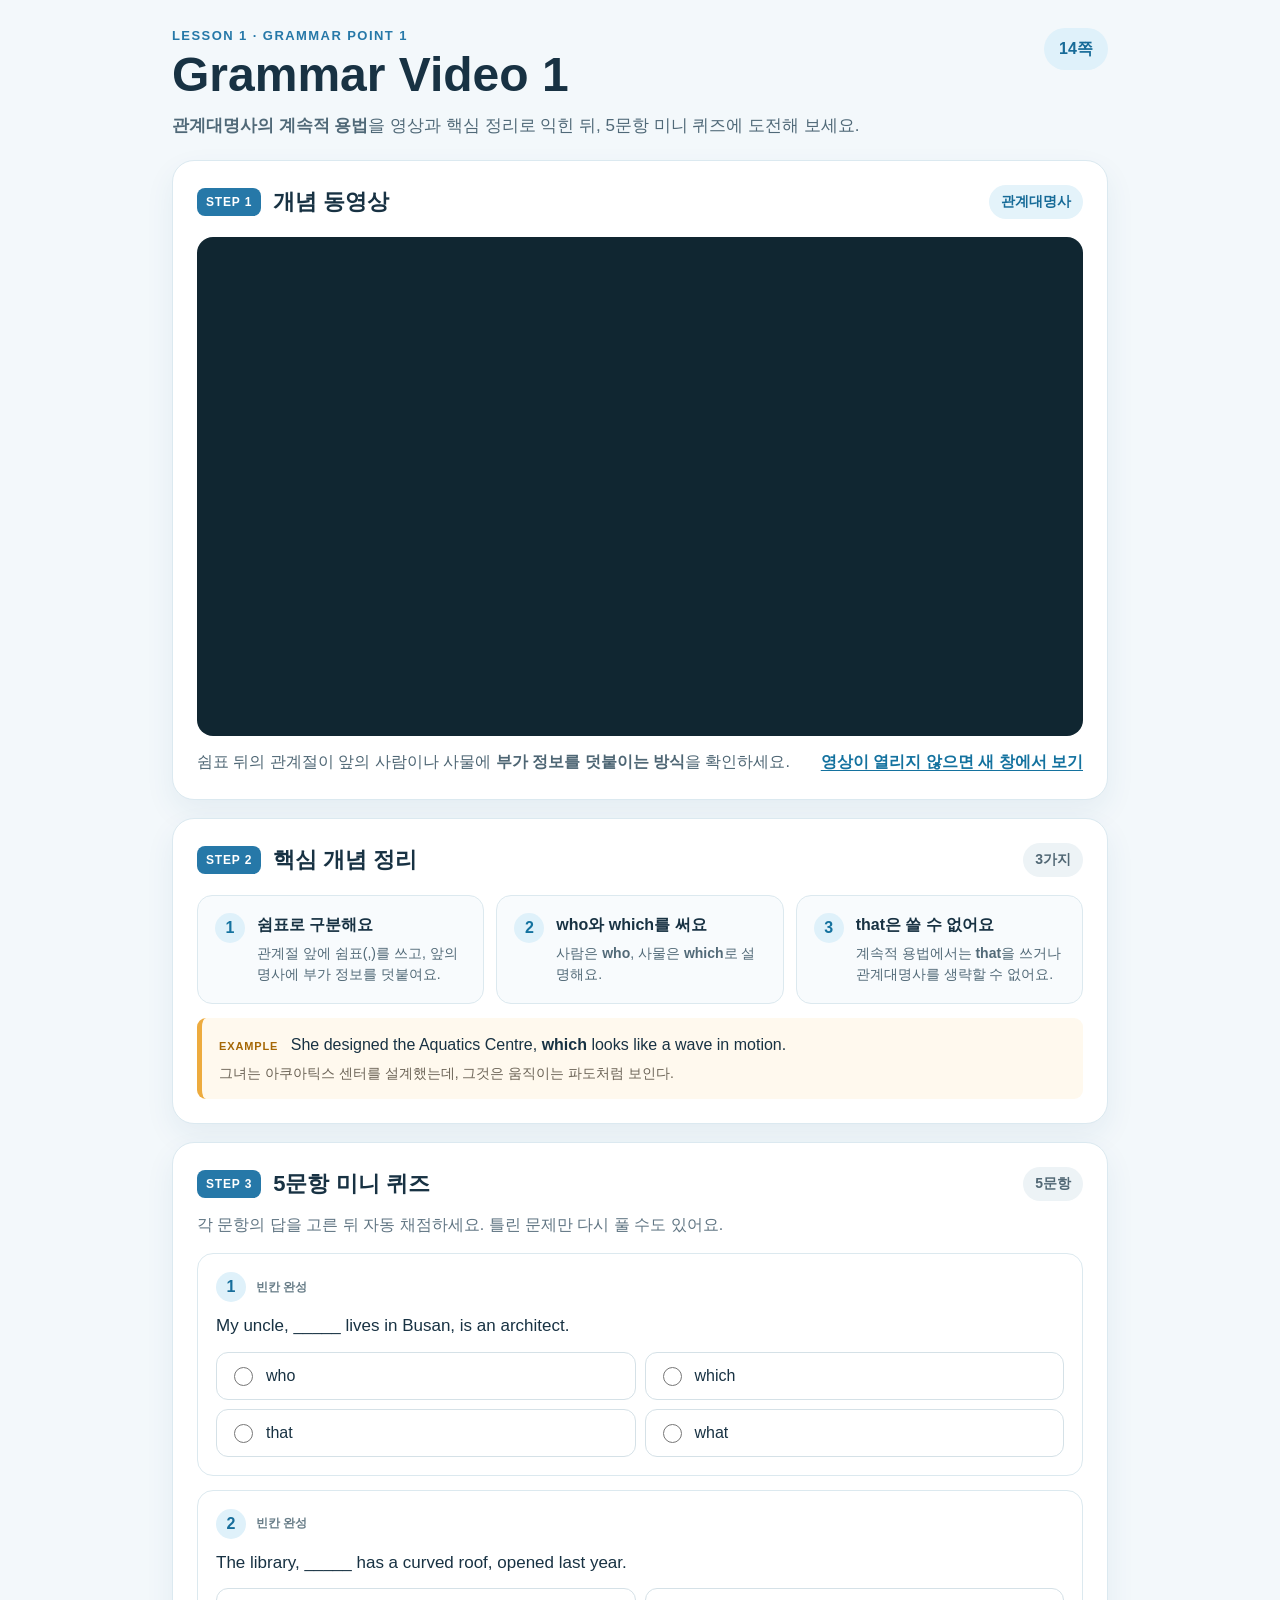
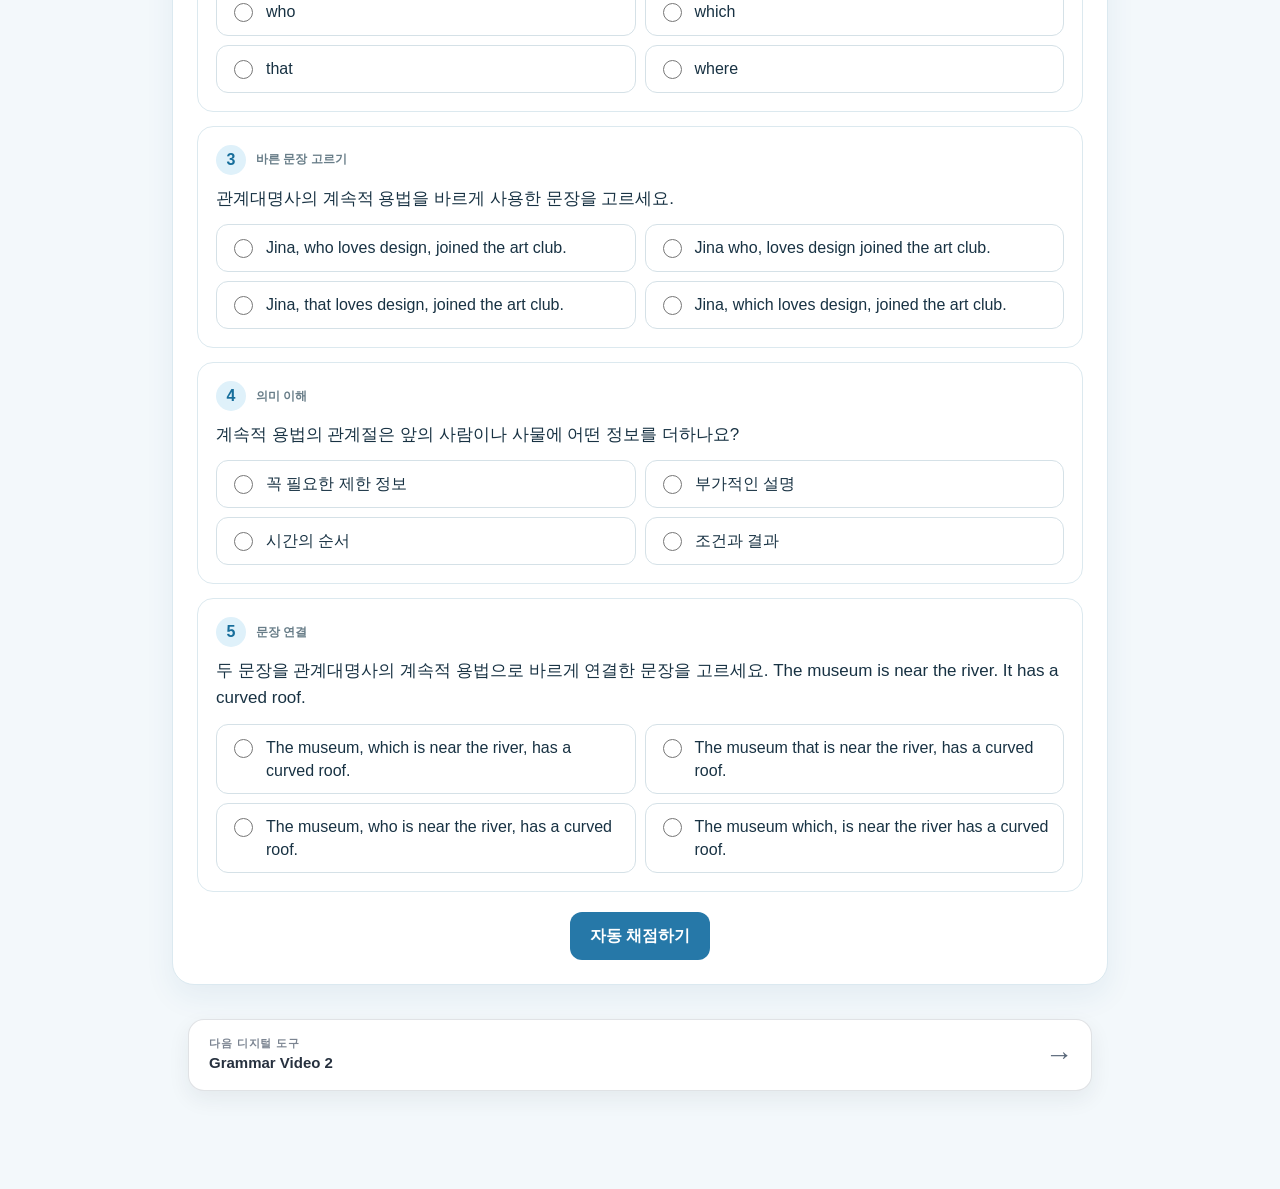
<file: go/grammar-video-1/index.html>
<!doctype html><html lang="ko"><head><meta charset="utf-8"><meta name="viewport" content="width=device-width,initial-scale=1"><title>Grammar Video 1로 이동</title><meta http-equiv="refresh" content="0;url=../../features/grammar-video-1/"><script>location.replace("../../features/grammar-video-1/")</script></head><body><p><a href="../../features/grammar-video-1/">Grammar Video 1 열기</a></p></body></html>
</file>
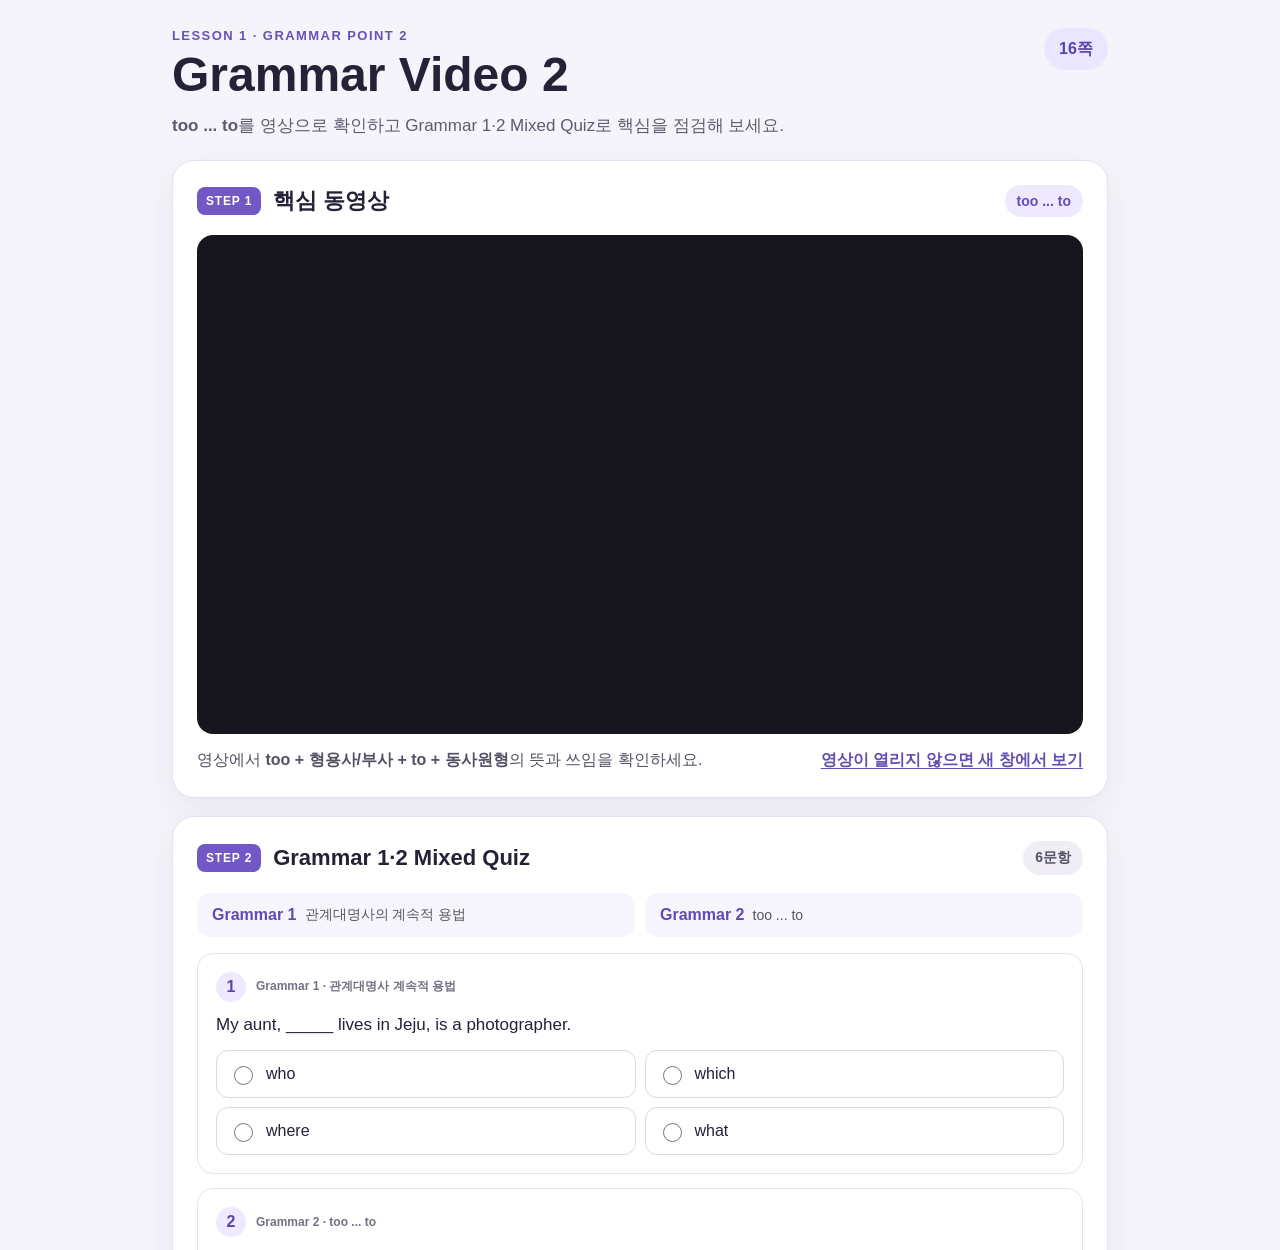
<file: go/grammar-video-2/index.html>
<!doctype html><html lang="ko"><head><meta charset="utf-8"><meta name="viewport" content="width=device-width,initial-scale=1"><title>Grammar Video 2</title><meta http-equiv="refresh" content="0;url=../../features/grammar-video-2/"><link rel="canonical" href="../../features/grammar-video-2/"></head><body><p><a href="../../features/grammar-video-2/">Grammar Video 2 열기</a></p></body></html>
</file>
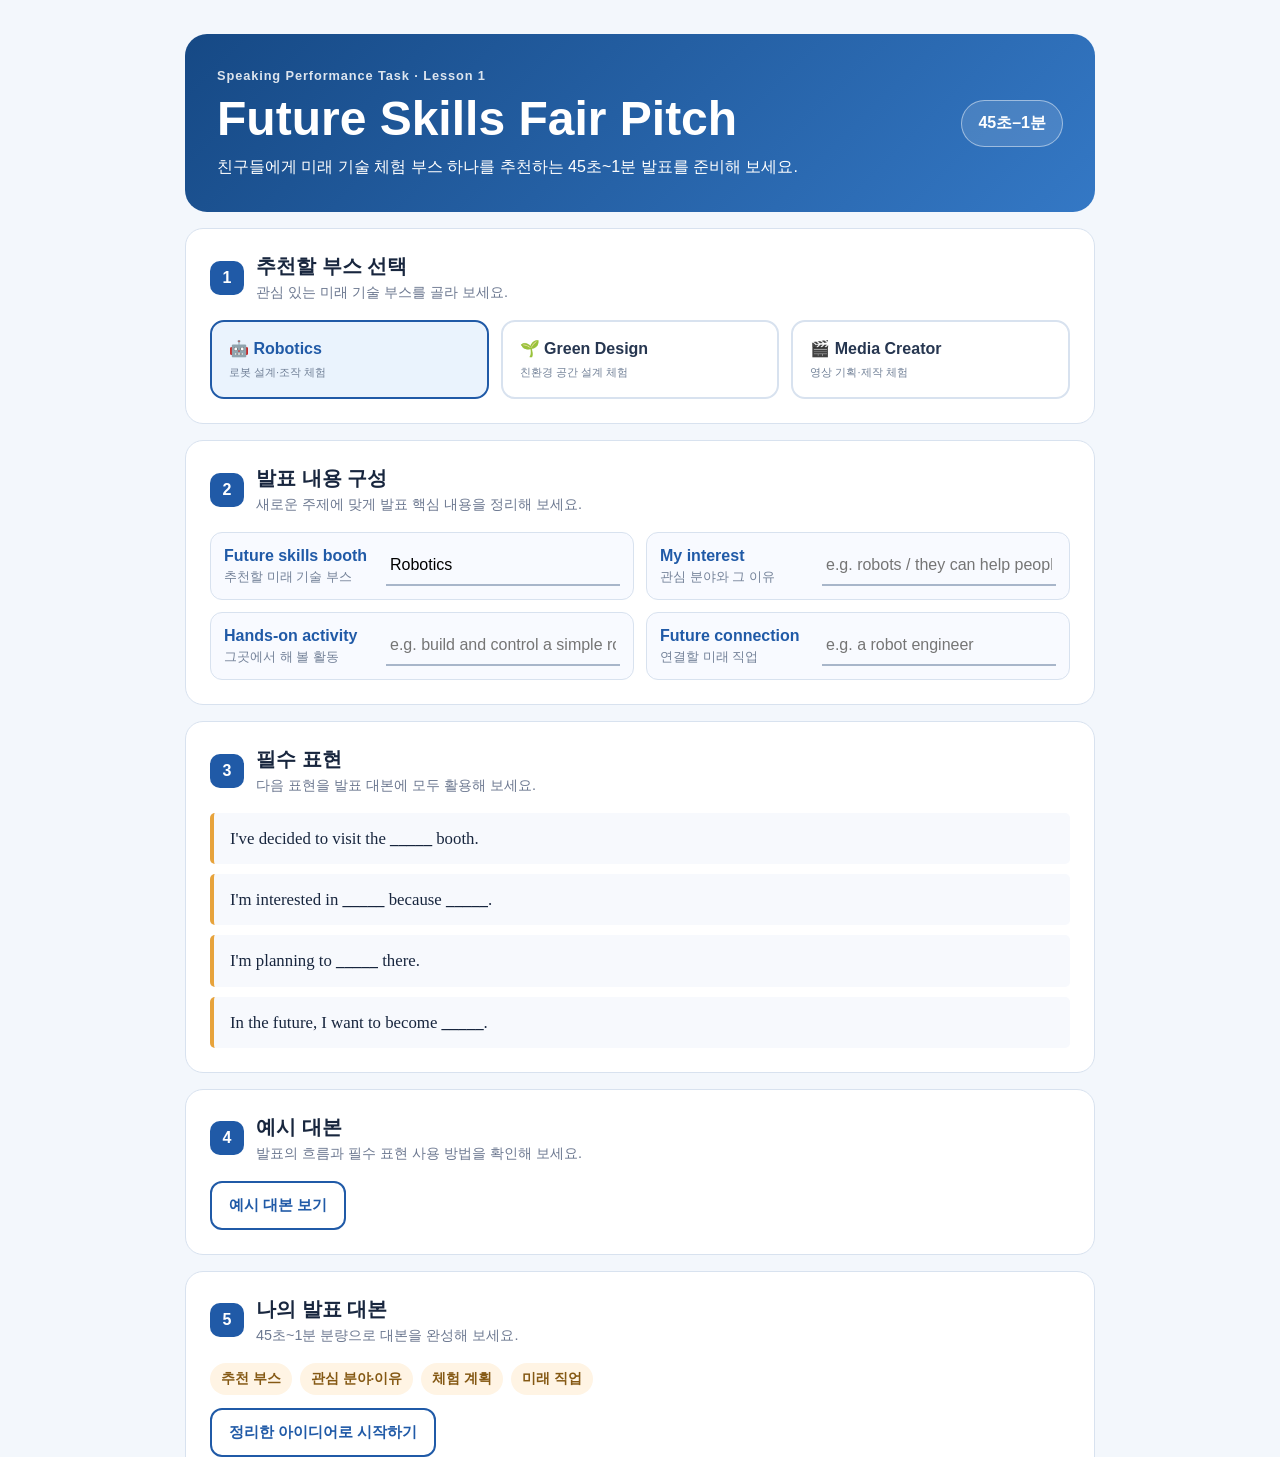
<file: go/speaking-task/index.html>
<!doctype html><html lang="ko"><head><meta charset="utf-8"><meta name="viewport" content="width=device-width,initial-scale=1"><title>Speaking 추가 수행평가</title><meta http-equiv="refresh" content="0;url=../../features/speaking-task/"><link rel="canonical" href="../../features/speaking-task/"></head><body><p><a href="../../features/speaking-task/">Speaking 추가 수행평가 열기</a></p></body></html>
</file>
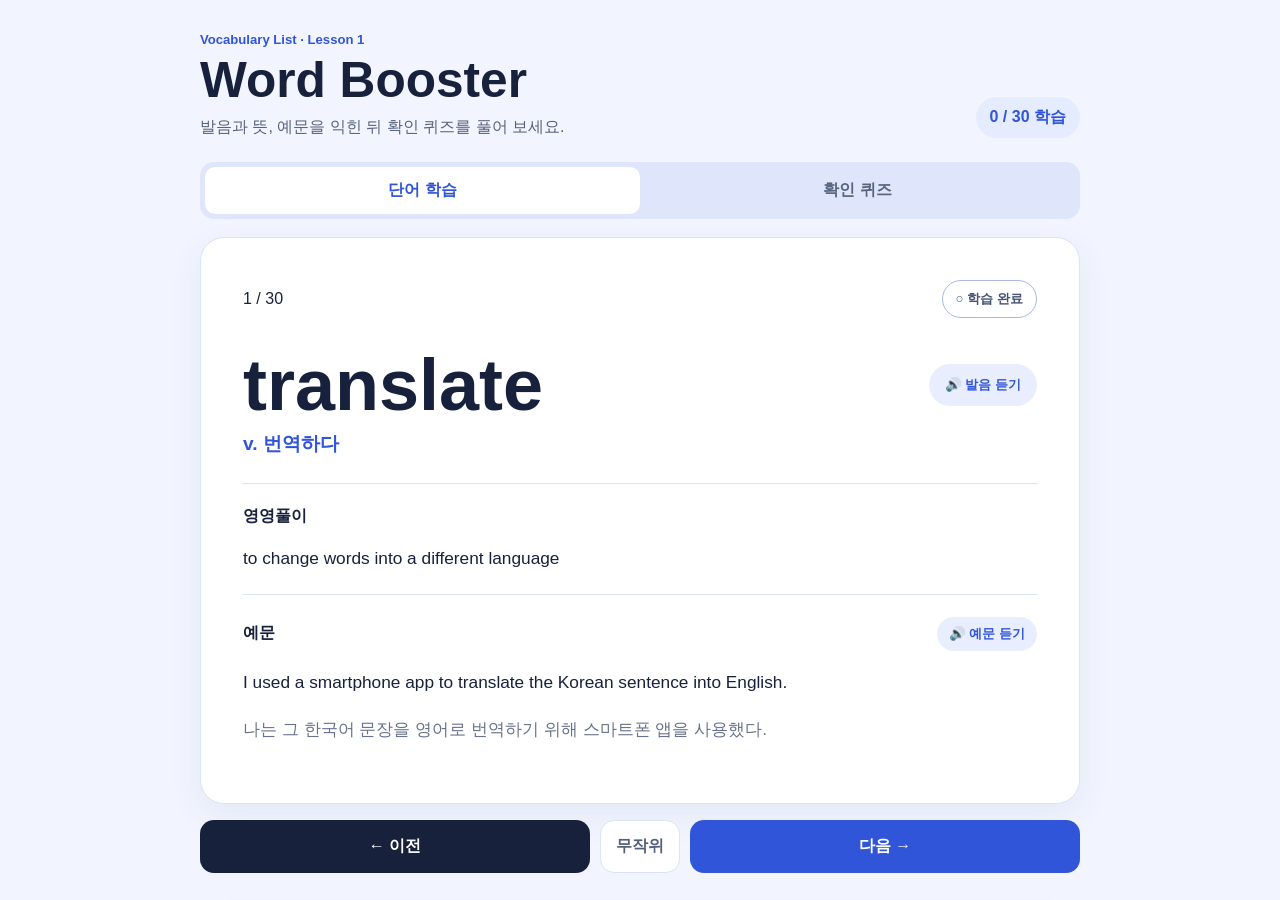
<file: go/word-booster/index.html>
<!doctype html><html lang="ko"><head><meta charset="utf-8"><meta name="viewport" content="width=device-width,initial-scale=1"><title>Word Booster</title><meta http-equiv="refresh" content="0;url=../../features/word-booster/"><link rel="canonical" href="../../features/word-booster/"></head><body><p><a href="../../features/word-booster/">Word Booster 열기</a></p></body></html>
</file>
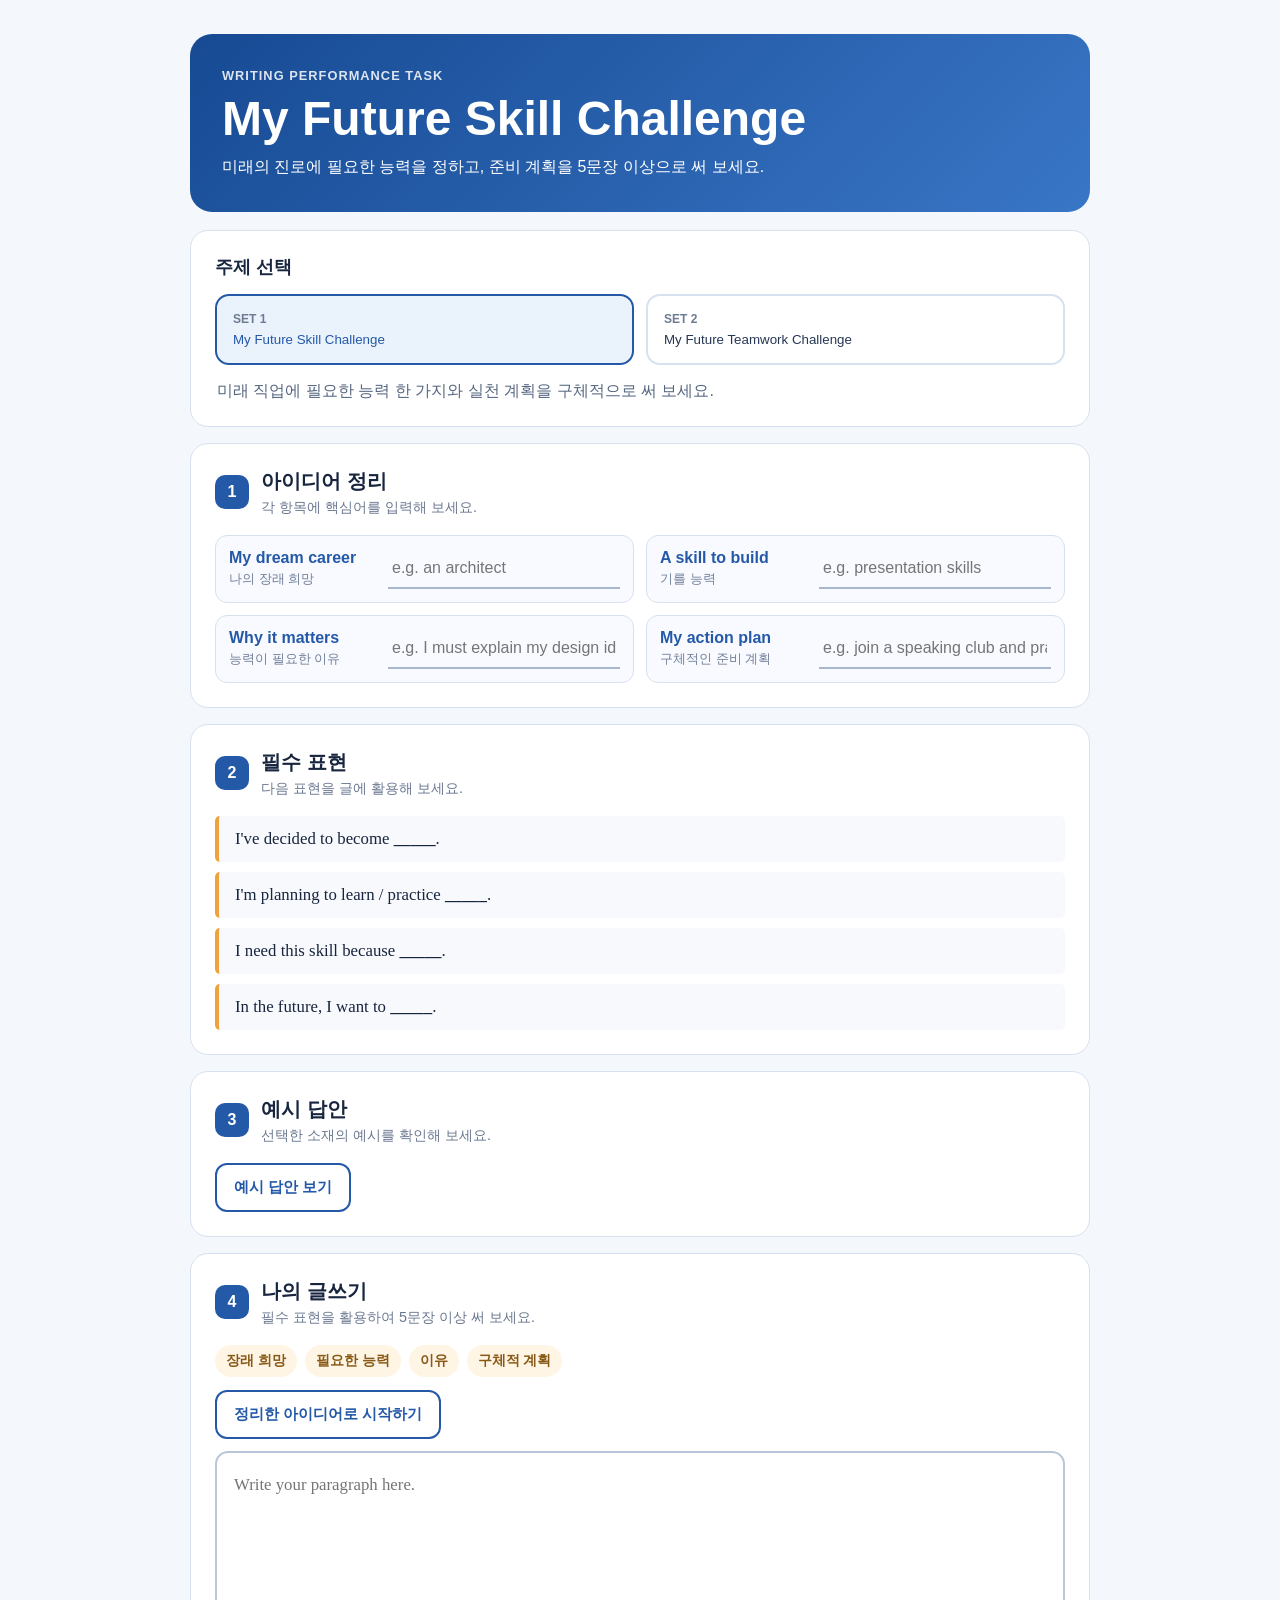
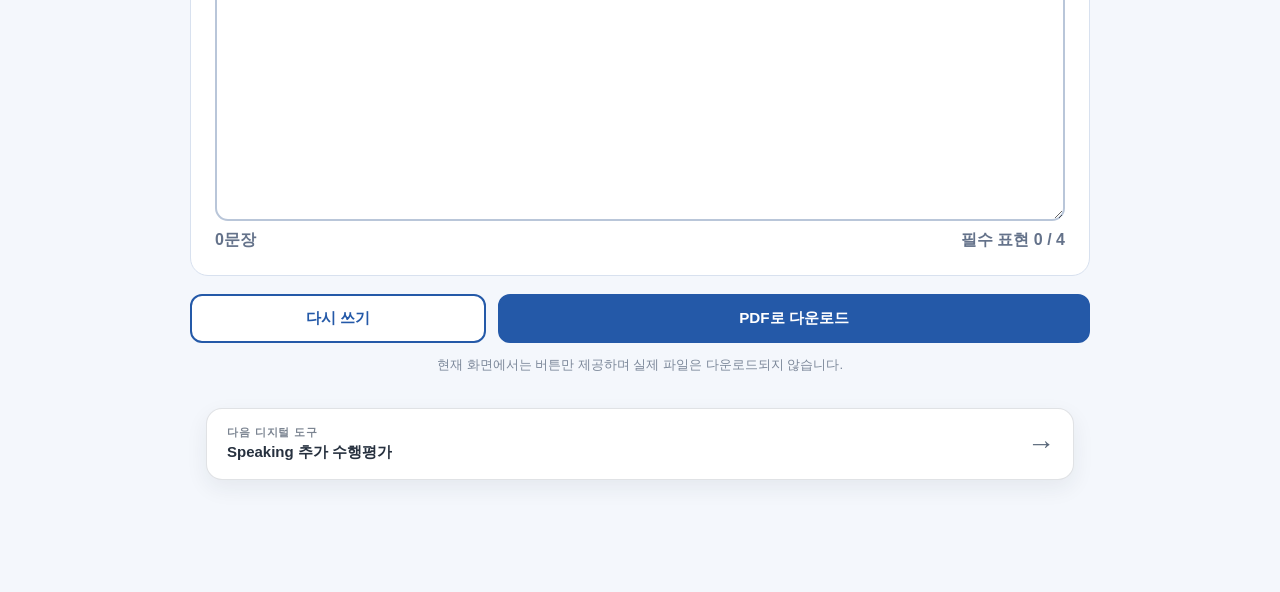
<file: go/writing-task/index.html>
<!doctype html><html lang="ko"><head><meta charset="utf-8"><meta name="viewport" content="width=device-width,initial-scale=1"><title>Writing 추가 수행평가</title><meta http-equiv="refresh" content="0;url=../../features/writing-task/"><link rel="canonical" href="../../features/writing-task/"></head><body><p><a href="../../features/writing-task/">Writing 추가 수행평가 열기</a></p></body></html>
</file>
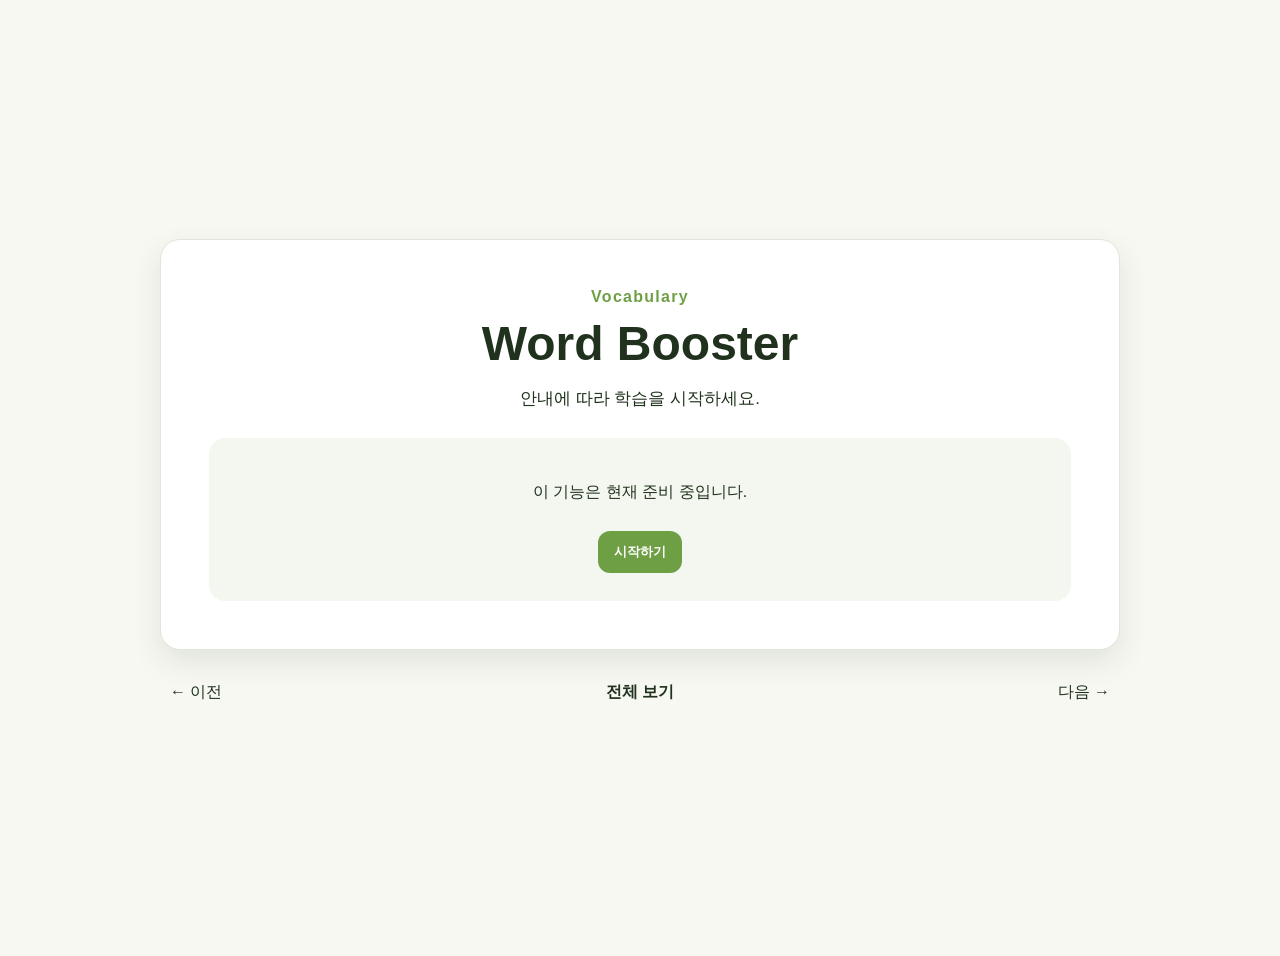
<file: tool.html>
<!doctype html>
<html lang="ko">
<head>
<meta charset="utf-8">
<meta name="viewport" content="width=device-width,initial-scale=1">
<title>디지털 학습 도구</title>
<link rel="stylesheet" href="shared/styles.css">
</head>
<body>
<main class="tool-shell">
<section class="tool-card">
<p id="toolCorner" class="eyebrow"></p>
<h1 id="toolTitle">학습 도구</h1>
<p id="toolGuide" class="guide">안내에 따라 학습을 시작하세요.</p>
<div id="toolContent" class="demo-box"><p>이 기능은 현재 준비 중입니다.</p><button type="button" class="primary">시작하기</button></div>
</section>
<nav class="pager" aria-label="기능 이동"><a id="prevButton" class="arrow" href="#">← 이전</a><a class="home" href="index.html">전체 보기</a><a id="nextButton" class="arrow" href="#">다음 →</a></nav>
</main>
<script src="shared/app.js"></script>
</body>
</html>
</file>
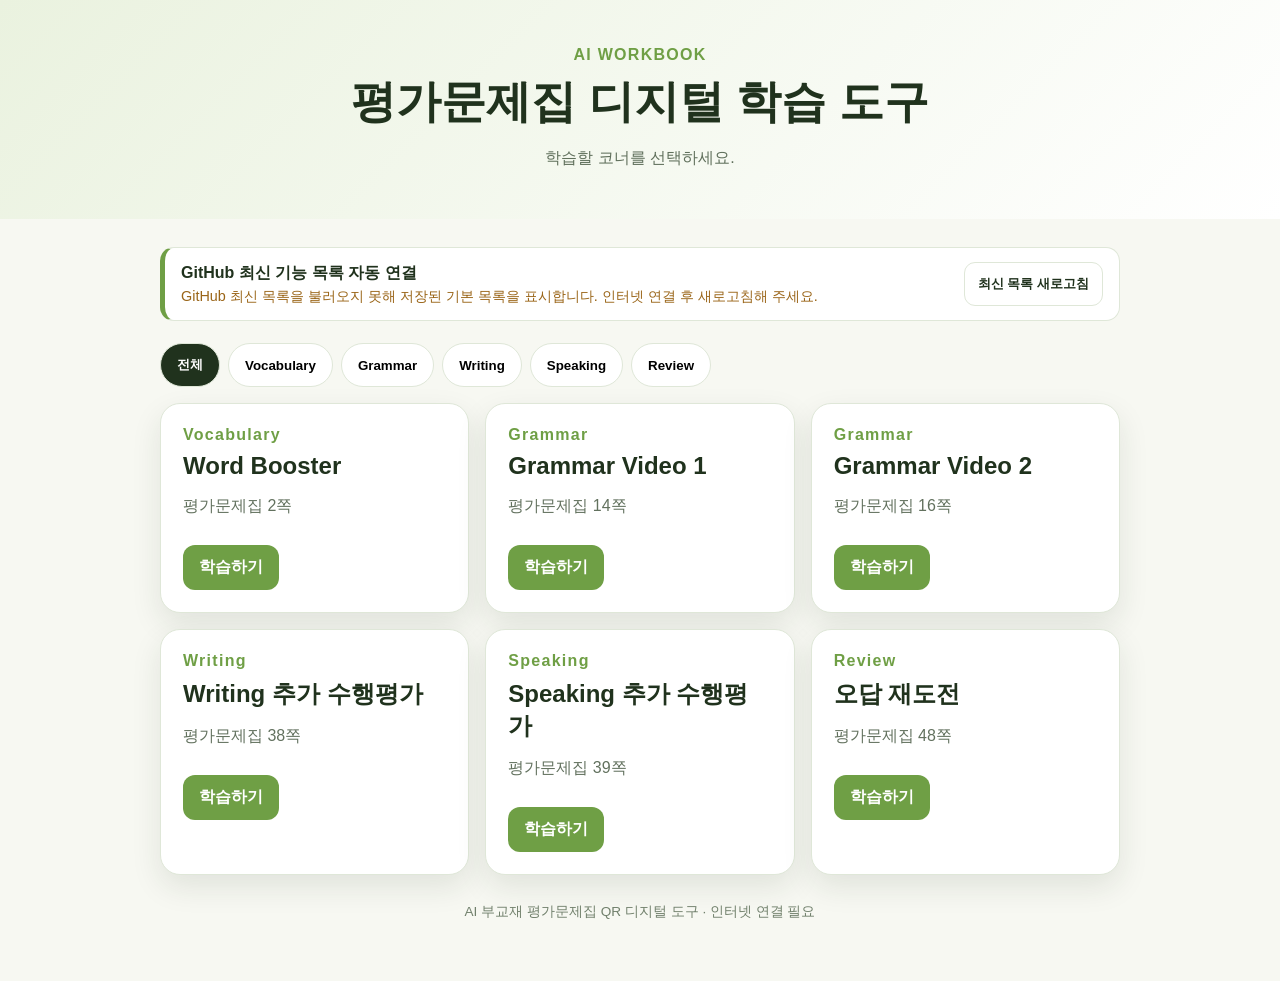
<file: downloads/ai-workbook-qr-tools.html>
<!doctype html>
<html lang="ko">
<head>
<meta charset="utf-8">
<meta name="viewport" content="width=device-width,initial-scale=1">
<meta name="theme-color" content="#6f9f45">
<title>평가문제집 디지털 학습 도구</title>
<style>
:root{--green:#6f9f45;--dark:#20321d;--cream:#f7f8f2;--white:#fff;--line:#dfe7d8;--muted:#71806c;--shadow:0 12px 30px rgba(32,50,29,.1)}
*{box-sizing:border-box}body{margin:0;font-family:Pretendard,"Noto Sans KR",Arial,sans-serif;color:var(--dark);background:var(--cream)}a{color:inherit;text-decoration:none}
.hero{padding:46px 20px 34px;text-align:center;background:linear-gradient(135deg,#eaf2df,#fff)}.hero h1{margin:8px 0;font-size:clamp(1.75rem,5vw,2.8rem)}.eyebrow{margin:0;color:var(--green);font-weight:800;letter-spacing:.08em}.hero p:last-child{color:#60705c}
.container{width:min(100% - 32px,960px);margin:28px auto 60px}.notice{display:flex;align-items:center;justify-content:space-between;gap:14px;background:#fff;border:1px solid var(--line);border-left:5px solid var(--green);border-radius:14px;padding:14px 16px;margin-bottom:18px;color:#52604e}.noticeText{min-width:0}.noticeText strong{display:block;color:var(--dark);margin-bottom:3px}.status{font-size:.9rem;color:var(--muted)}.status.ok{color:#3f7828}.status.warn{color:#9a6518}.refresh{flex:0 0 auto;border:1px solid var(--line);background:#fff;border-radius:11px;padding:10px 13px;font-weight:800;color:var(--dark);cursor:pointer;min-height:44px}.refresh:disabled{opacity:.55;cursor:wait}
.tabs{display:flex;gap:8px;overflow:auto;padding:4px 0 16px}.tabs button{border:1px solid var(--line);background:var(--white);padding:10px 16px;border-radius:999px;white-space:nowrap;font-weight:700;cursor:pointer;min-height:44px}.tabs button.active{background:var(--dark);color:#fff}
.grid{display:grid;grid-template-columns:repeat(auto-fit,minmax(230px,1fr));gap:16px}.card{background:#fff;border:1px solid var(--line);border-radius:20px;box-shadow:var(--shadow);padding:22px;min-height:180px}.card h2{margin:8px 0}.card .page{color:#62715e}.card a{display:inline-block;margin-top:12px;border-radius:12px;background:var(--green);color:#fff;padding:12px 16px;font-weight:800}.empty{grid-column:1/-1;background:#fff;border:1px dashed var(--line);border-radius:18px;padding:28px;text-align:center;color:var(--muted)}
.footer{text-align:center;color:var(--muted);font-size:.85rem;margin-top:28px}
@media(max-width:520px){.hero{padding-top:34px}.container{width:min(100% - 24px,960px);margin-top:20px}.grid{grid-template-columns:1fr}.notice{align-items:stretch;flex-direction:column}.refresh{width:100%}}
</style>
</head>
<body>
<header class="hero"><p class="eyebrow">AI WORKBOOK</p><h1>평가문제집 디지털 학습 도구</h1><p>학습할 코너를 선택하세요.</p></header>
<main class="container">
  <div class="notice">
    <div class="noticeText">
      <strong>GitHub 최신 기능 목록 자동 연결</strong>
      <span id="syncStatus" class="status" aria-live="polite">최신 기능 목록을 불러오는 중입니다.</span>
    </div>
    <button id="refreshButton" class="refresh" type="button">최신 목록 새로고침</button>
  </div>
  <nav id="tabs" class="tabs" aria-label="코너 선택"></nav>
  <section id="grid" class="grid" aria-live="polite"><div class="empty">기능 목록을 불러오는 중입니다.</div></section>
  <p class="footer">AI 부교재 평가문제집 QR 디지털 도구 · 인터넷 연결 필요</p>
</main>
<script>
const pagesBase="https://ybmeteam4-arch.github.io/ai-workbook-qr-tools/";
const rawBase="https://raw.githubusercontent.com/ybmeteam4-arch/ai-workbook-qr-tools/main/";
const manifestUrl=rawBase+"FEATURE_MANIFEST.json";
const fallbackFeatures=[
  {order:1,id:"word-booster",page:2,title:"Word Booster",corner:"Vocabulary"},
  {order:2,id:"grammar-video-1",page:14,title:"Grammar Video 1",corner:"Grammar"},
  {order:3,id:"grammar-video-2",page:16,title:"Grammar Video 2",corner:"Grammar"},
  {order:4,id:"writing-task",page:38,title:"Writing 추가 수행평가",corner:"Writing"},
  {order:5,id:"speaking-task",page:39,title:"Speaking 추가 수행평가",corner:"Speaking"},
  {order:6,id:"error-retry",page:48,title:"오답 재도전",corner:"Review"}
];
let features=[];
let activeCorner="전체";
const tabs=document.querySelector("#tabs");
const grid=document.querySelector("#grid");
const syncStatus=document.querySelector("#syncStatus");
const refreshButton=document.querySelector("#refreshButton");

function cacheBuster(){return "v="+Date.now()}
function escapeHtml(value){return String(value??"").replace(/[&<>"']/g,ch=>({"&":"&amp;","<":"&lt;",">":"&gt;","\"":"&quot;","'":"&#39;"}[ch]))}
function genericUrl(id){return pagesBase+"tool.html?id="+encodeURIComponent(id)}

async function rawExists(path){
  try{
    const sep=path.includes("?")?"&":"?";
    const response=await fetch(rawBase+path+sep+cacheBuster(),{cache:"no-store"});
    return response.ok;
  }catch(error){
    return false;
  }
}

async function resolveFeatureUrl(item){
  if(item.url){
    try{return new URL(item.url,pagesBase).href}catch(error){}
  }
  const id=encodeURIComponent(item.id);
  if(await rawExists("go/"+id+"/index.html")) return pagesBase+"go/"+id+"/";
  if(await rawExists("features/"+id+"/index.html")) return pagesBase+"features/"+id+"/";
  return genericUrl(item.id);
}

async function hydrateUrls(items){
  return Promise.all(items.map(async item=>({...item,url:await resolveFeatureUrl(item)})));
}

function renderTabs(){
  const corners=["전체",...new Set(features.map(x=>x.corner).filter(Boolean))];
  if(!corners.includes(activeCorner)) activeCorner="전체";
  tabs.innerHTML=corners.map(x=>'<button class="'+(x===activeCorner?"active":"")+'" data-corner="'+escapeHtml(x)+'">'+escapeHtml(x)+'</button>').join("");
}

function renderGrid(){
  const visible=features.filter(x=>activeCorner==="전체"||x.corner===activeCorner).sort((a,b)=>(a.order??999)-(b.order??999));
  if(!visible.length){
    grid.innerHTML='<div class="empty">표시할 기능이 없습니다.</div>';
    return;
  }
  grid.innerHTML=visible.map(x=>
    '<article class="card">'+
      '<p class="eyebrow">'+escapeHtml(x.corner||"")+'</p>'+
      '<h2>'+escapeHtml(x.title||x.id)+'</h2>'+
      '<p class="page">평가문제집 '+escapeHtml(x.page??"-")+'쪽</p>'+
      '<a href="'+escapeHtml(x.url||genericUrl(x.id))+'" target="_blank" rel="noopener">학습하기</a>'+
    '</article>'
  ).join("");
}

function render(){renderTabs();renderGrid()}

async function loadLatest(){
  refreshButton.disabled=true;
  syncStatus.className="status";
  syncStatus.textContent="GitHub main의 최신 기능 목록을 불러오는 중입니다.";
  try{
    const response=await fetch(manifestUrl+"?"+cacheBuster(),{cache:"no-store"});
    if(!response.ok) throw new Error("manifest "+response.status);
    const data=await response.json();
    if(!Array.isArray(data)) throw new Error("manifest 형식 오류");
    features=await hydrateUrls(data);
    render();
    const now=new Date();
    syncStatus.className="status ok";
    syncStatus.textContent="최신 목록 연결 완료 · "+now.toLocaleString("ko-KR",{hour:"2-digit",minute:"2-digit",second:"2-digit"});
  }catch(error){
    features=await hydrateUrls(fallbackFeatures);
    render();
    syncStatus.className="status warn";
    syncStatus.textContent="GitHub 최신 목록을 불러오지 못해 저장된 기본 목록을 표시합니다. 인터넷 연결 후 새로고침해 주세요.";
    console.error(error);
  }finally{
    refreshButton.disabled=false;
  }
}

tabs.addEventListener("click",event=>{
  const button=event.target.closest("button[data-corner]");
  if(!button)return;
  activeCorner=button.dataset.corner;
  render();
});
refreshButton.addEventListener("click",loadLatest);
loadLatest();
</script>
</body>
</html>
</file>
<file: shared/styles.css>
:root{--green:#6f9f45;--dark:#20321d;--cream:#f7f8f2;--white:#fff;--line:#dfe7d8;--shadow:0 12px 30px rgba(32,50,29,.10)}*{box-sizing:border-box}body{margin:0;font-family:Pretendard,"Noto Sans KR",Arial,sans-serif;color:var(--dark);background:var(--cream)}a{color:inherit;text-decoration:none}.hero{padding:48px 20px 34px;text-align:center;background:linear-gradient(135deg,#eaf2df,#fff)}.hero h1{margin:8px 0;font-size:clamp(1.75rem,5vw,2.8rem)}.eyebrow{margin:0;color:var(--green);font-weight:800;letter-spacing:.08em}.container,.tool-shell{width:min(100% - 32px,960px);margin:28px auto}.tabs{display:flex;gap:8px;overflow:auto;padding:4px 0 16px}.tabs button{border:1px solid var(--line);background:var(--white);padding:10px 16px;border-radius:999px;white-space:nowrap;font-weight:700}.tabs button.active{background:var(--dark);color:#fff}.grid{display:grid;grid-template-columns:repeat(auto-fit,minmax(230px,1fr));gap:16px}.feature-card,.tool-card{background:var(--white);border:1px solid var(--line);border-radius:20px;box-shadow:var(--shadow)}.feature-card{padding:22px;min-height:170px}.feature-card h2{margin:8px 0}.feature-card .page{color:#62715e}.feature-card a,.primary{display:inline-block;margin-top:12px;border:0;border-radius:12px;background:var(--green);color:#fff;padding:12px 16px;font-weight:800}.tool-shell{min-height:100dvh;display:flex;flex-direction:column;justify-content:center}.tool-card{padding:clamp(24px,6vw,48px);text-align:center}.tool-card h1{font-size:clamp(1.8rem,7vw,3rem);margin:10px 0}.guide{font-size:1.05rem}.demo-box{margin-top:28px;padding:28px;border-radius:16px;background:#f4f7ef}.pager{display:grid;grid-template-columns:1fr auto 1fr;align-items:center;gap:12px;margin-top:18px}.pager a{padding:14px 10px}.pager .arrow:last-child{text-align:right}.home{text-align:center;font-weight:800}@media(max-width:520px){.hero{padding-top:34px}.container{width:min(100% - 24px,960px);margin-top:20px}.grid{grid-template-columns:1fr}.tool-shell{width:min(100% - 20px,960px);margin:10px auto}.tool-card{border-radius:16px}.pager{font-size:.92rem}}.download-html{display:inline-block;margin-top:16px;border:2px solid var(--green);border-radius:12px;background:#fff;color:var(--green);padding:11px 16px;font-weight:800}.download-html:hover{background:var(--green);color:#fff}
</file>
<file: features/error-retry/style.css>
:root{font-family:Pretendard,"Noto Sans KR",Arial,sans-serif;color:#1d2b44;background:#f5f7fa;--red:#d95461;--line:#d9e1eb;--blue:#285ea7}*{box-sizing:border-box}body{margin:0}header{background:var(--red);color:#fff;padding:27px max(24px,calc((100% - 900px)/2));display:flex;justify-content:space-between;align-items:center;gap:20px}header p{margin:0;font-size:.8rem;font-weight:700}.titleRow{display:flex;align-items:center;gap:18px;margin:10px 0}.titleRow span{background:#fff;color:var(--red);border-radius:999px;padding:10px 24px;font-weight:900}.titleRow h1{font-size:clamp(2rem,6vw,3.2rem);margin:0}.subtitle{font-size:.95rem!important;font-weight:500!important}.time{font-weight:900;white-space:nowrap}.shell{width:min(900px,100%);margin:auto;padding:26px 20px 70px}.guide,.sample,.note{background:#fff;border:1px solid var(--line);border-radius:17px;padding:20px;margin-bottom:16px}.guide{border-left:7px solid var(--red);display:grid;grid-template-columns:140px 1fr;align-items:center}.guide strong{color:var(--red)}.guide ol{display:grid;grid-template-columns:1fr 1fr;gap:8px 25px;margin:0;padding-left:22px;line-height:1.5}.sample{display:grid;grid-template-columns:60px 1fr;border-color:#efb7bd;background:#fff9f9}.sampleLabel{font-weight:900;color:var(--red)}.sample p{margin:0 0 9px;line-height:1.6}.sampleTitle{color:#263853}.question{background:#fff;border-radius:10px;padding:12px}.noteHead{display:flex;justify-content:space-between;align-items:end;margin:26px 0 13px}.noteHead h2,.noteHead p{margin:0}.noteHead p{color:#6c788b;margin-top:4px}.noteHead span{background:#eaf0fa;color:var(--blue);border-radius:999px;padding:8px 12px;font-weight:800}.note{position:relative}.noteTop{display:flex;justify-content:space-between;align-items:center;margin-bottom:15px}.noteNumber{display:grid;place-items:center;width:34px;height:34px;border-radius:50%;background:var(--red);color:#fff;font-weight:900}.delete{border:0;background:#f3f5f8;color:#758096;border-radius:9px;padding:8px 11px}.fields{display:grid;grid-template-columns:1fr 1fr;gap:12px}.fields label,.retryLabel{display:flex;flex-direction:column;gap:6px;font-weight:800;font-size:.9rem}.fields .wide{grid-column:1/-1}input,select,textarea{width:100%;border:1.5px solid #bfcbd9;border-radius:10px;padding:12px;font:inherit;background:#fff}input:focus,select:focus,textarea:focus{outline:3px solid #dae9ff;border-color:var(--blue)}.reviewLabel input{background:#f4f8fe;color:#234f8b;font-weight:700}fieldset{border:0;padding:0;margin:17px 0;display:flex;flex-wrap:wrap;gap:10px 18px}legend{font-weight:900;margin-bottom:10px}fieldset label{font-size:.9rem}fieldset input{width:auto;accent-color:var(--red)}textarea{resize:vertical;min-height:105px;line-height:1.6}.actions{display:grid;grid-template-columns:2fr 1fr;gap:10px}.primary,.outline{border:2px solid var(--red);border-radius:13px;padding:14px;font-size:1rem;font-weight:900}.primary{background:var(--red);color:#fff}.outline{background:#fff;color:var(--red)}.saveInfo{text-align:center;color:#7a8596;font-size:.82rem}@media(max-width:650px){header{align-items:flex-start;flex-direction:column;padding:22px 18px}.shell{padding:18px 12px 50px}.guide,.sample{grid-template-columns:1fr}.guide ol{grid-template-columns:1fr;margin-top:12px}.sampleLabel{margin-bottom:7px}.fields{grid-template-columns:1fr}.fields .wide{grid-column:auto}.actions{grid-template-columns:1fr}.titleRow{gap:10px}.titleRow span{padding:8px 16px}.note{padding:17px 14px}}
</file>
<file: shared/feature-next-nav.css>
.nextToolNav{width:min(100% - 32px,960px);margin:30px auto 42px;padding-top:4px}.nextToolLink{display:flex;align-items:center;justify-content:space-between;gap:18px;width:100%;min-height:72px;padding:15px 18px 15px 20px;border:1px solid rgba(67,78,97,.16);border-radius:16px;background:#fff;color:#27313f;text-decoration:none;box-shadow:0 8px 22px rgba(28,39,55,.07);transition:transform .16s ease,border-color .16s ease,box-shadow .16s ease}.nextToolLink:hover{transform:translateY(-1px);border-color:rgba(67,78,97,.32);box-shadow:0 10px 26px rgba(28,39,55,.1)}.nextToolLink:focus-visible{outline:3px solid rgba(49,85,217,.22);outline-offset:3px}.nextToolCopy{display:flex;min-width:0;flex-direction:column;gap:3px}.nextToolMeta{font-size:11px;line-height:1.2;font-weight:800;letter-spacing:.08em;color:#7b8491}.nextToolTitle{overflow:hidden;font-size:15px;line-height:1.35;font-weight:800;color:#27313f;text-overflow:ellipsis;white-space:nowrap}.nextToolArrow{flex:0 0 auto;font-size:28px;line-height:1;font-weight:700;color:#596779}@media(max-width:600px){.nextToolNav{width:min(100% - 24px,960px);margin-top:24px;margin-bottom:30px}.nextToolLink{min-height:66px;padding:13px 15px 13px 17px;border-radius:14px}.nextToolMeta{font-size:10px}.nextToolTitle{font-size:14px}.nextToolArrow{font-size:25px}}
</file>
<file: features/grammar-video-1/style.css>
*{box-sizing:border-box}html{font-family:Pretendard,"Noto Sans KR",Arial,sans-serif;color:#183243;background:#f3f8fb}body{margin:0}button,a{font:inherit}button{cursor:pointer}main{width:min(980px,100%);margin:0 auto;padding:28px 22px 56px}.hero{display:flex;justify-content:space-between;gap:24px;align-items:flex-start;margin-bottom:20px}.eyebrow{margin:0 0 7px;font-size:13px;font-weight:800;letter-spacing:.11em;color:#2678a8}.hero h1{margin:0;font-size:clamp(31px,5vw,48px);line-height:1.05}.subtitle{max-width:720px;margin:12px 0 0;font-size:17px;line-height:1.65;color:#506978}.pageBadge{flex:none;display:grid;place-items:center;min-width:64px;height:42px;padding:0 14px;border-radius:99px;background:#dff1fa;color:#176b98;font-weight:800}.videoCard,.conceptCard,.quizCard,.resultCard{background:#fff;border:1px solid #dbe9f0;border-radius:22px;box-shadow:0 12px 30px rgba(35,91,121,.07);padding:24px;margin-top:18px}.sectionHead{display:flex;justify-content:space-between;gap:16px;align-items:center;margin-bottom:18px}.sectionHead>div{display:flex;align-items:center;gap:12px}.sectionHead h2{margin:0;font-size:22px}.step{font-size:12px;font-weight:900;letter-spacing:.07em;color:#fff;background:#2678a8;border-radius:8px;padding:7px 9px}.tag{font-size:14px;font-weight:800;color:#176b98;background:#e4f3fa;border-radius:99px;padding:8px 12px}.tag.soft{color:#526875;background:#edf3f6}.videoWrap{position:relative;width:100%;aspect-ratio:16/9;border-radius:16px;overflow:hidden;background:#102631}.videoWrap iframe{position:absolute;inset:0;width:100%;height:100%;border:0}.videoHelp{display:flex;justify-content:space-between;gap:18px;align-items:center;margin-top:14px}.videoHelp p{margin:0;line-height:1.55;color:#4e6674}.textLink{color:#14729f;font-weight:700;text-underline-offset:3px}.conceptGrid{display:grid;grid-template-columns:repeat(3,1fr);gap:12px}.conceptGrid article{display:flex;gap:12px;padding:17px;border:1px solid #dce9ef;border-radius:15px;background:#f8fbfd}.conceptGrid article>span{display:grid;place-items:center;flex:none;width:30px;height:30px;border-radius:50%;background:#dff1fa;color:#14729f;font-weight:900}.conceptGrid h3{margin:2px 0 7px;font-size:16px}.conceptGrid p{margin:0;color:#526a78;font-size:14px;line-height:1.55}.exampleBox{margin-top:14px;border-left:5px solid #edab3e;background:#fff9ee;border-radius:9px;padding:14px 17px}.exampleBox p{margin:0;line-height:1.65}.exampleBox span{font-size:11px;font-weight:900;letter-spacing:.08em;color:#a56705;margin-right:8px}.exampleBox .meaning{margin-top:4px;color:#6c6457;font-size:14px}.quizGuide{margin:-4px 0 17px;color:#607583}.quiz{display:grid;gap:14px}.question{border:1px solid #dce9ef;border-radius:16px;padding:18px}.question.correct{border-color:#83c49b;background:#f5fff8}.question.wrong{border-color:#e59090;background:#fff7f7}.qTop{display:flex;gap:10px;align-items:center;margin-bottom:10px}.qNo{display:grid;place-items:center;width:30px;height:30px;flex:none;border-radius:50%;background:#dff1fa;color:#176e9b;font-weight:900}.qType{font-size:12px;font-weight:800;color:#687d88}.prompt{margin:0 0 12px;font-size:17px;line-height:1.6}.choices{display:grid;grid-template-columns:1fr 1fr;gap:9px}.choice{display:flex;align-items:flex-start;gap:10px;min-height:48px;border:1px solid #d5e1e7;border-radius:12px;padding:11px 12px;background:#fff;line-height:1.45}.choice:hover{border-color:#56a2c6}.choice input{width:19px;height:19px;flex:none;accent-color:#2678a8}.feedback{display:none;margin:12px 0 0;padding-top:12px;border-top:1px dashed #d5e4eb;line-height:1.55;font-size:14px}.question.graded .feedback{display:block}.answer{font-weight:800}.quizActions,.resultActions{display:flex;justify-content:center;gap:10px;margin-top:20px}.primary,.secondary{min-height:48px;border-radius:12px;padding:0 20px;font-weight:800;border:0}.primary{background:#2678a8;color:#fff}.secondary{background:#fff;color:#38515e;border:1px solid #bdcdd5}.primary:disabled{opacity:.45;cursor:not-allowed}.resultCard{border-color:#c9e3ef}.scoreBox{text-align:center;padding:8px 0 18px}.scoreBox span{display:block;font-size:12px;font-weight:900;letter-spacing:.13em;color:#2678a8}.scoreBox strong{display:block;margin:7px 0;font-size:42px}.scoreBox p{margin:0;color:#536b78}.resultList{display:grid;gap:8px}.resultRow{display:flex;justify-content:space-between;gap:18px;align-items:center;border-radius:11px;background:#f2f7f9;padding:11px 13px}.resultRow b{font-size:14px}.resultRow span{font-size:14px;font-weight:800}.resultRow .ok{color:#2e8050}.resultRow .no{color:#b34444}.featureNav{display:flex;justify-content:space-between;gap:14px;margin-top:24px}.featureNav a{display:flex;align-items:center;justify-content:center;gap:6px;min-height:48px;padding:10px 14px;border:1px solid #cfdde4;border-radius:12px;background:#fff;color:#38515e;text-decoration:none;font-weight:800}@media(max-width:700px){main{padding:20px 14px 40px}.hero{align-items:center}.pageBadge{min-width:58px;height:38px}.subtitle{font-size:16px}.videoCard,.conceptCard,.quizCard,.resultCard{padding:17px;border-radius:18px}.sectionHead{align-items:flex-start}.sectionHead>div{align-items:flex-start;flex-direction:column;gap:7px}.sectionHead h2{font-size:20px}.videoHelp{align-items:flex-start;flex-direction:column}.conceptGrid{grid-template-columns:1fr}.choices{grid-template-columns:1fr}.choice{min-height:50px}.quizActions,.resultActions{flex-direction:column}.primary,.secondary{width:100%;min-height:50px}.resultRow{align-items:flex-start}.featureNav a{flex:1;min-width:0}.featureNav span{white-space:nowrap;overflow:hidden;text-overflow:ellipsis}}
</file>
<file: features/grammar-video-2/style.css>
*{box-sizing:border-box}html{font-family:Arial,"Noto Sans KR",sans-serif;color:#252238;background:#f5f4fa}body{margin:0}button,a{font:inherit}button{cursor:pointer}main{width:min(980px,100%);margin:0 auto;padding:28px 22px 56px}.hero{display:flex;justify-content:space-between;gap:24px;align-items:flex-start;margin-bottom:20px}.eyebrow{margin:0 0 7px;font-size:13px;font-weight:800;letter-spacing:.11em;color:#6952b6}.hero h1{margin:0;font-size:clamp(31px,5vw,48px);line-height:1.05}.subtitle{max-width:700px;margin:12px 0 0;font-size:17px;line-height:1.65;color:#5f5a70}.pageBadge{flex:none;display:grid;place-items:center;min-width:64px;height:42px;padding:0 14px;border-radius:99px;background:#ebe6ff;color:#5b43ad;font-weight:800}.videoCard,.quizCard,.resultCard{background:white;border:1px solid #e4e0ef;border-radius:22px;box-shadow:0 12px 30px rgba(70,56,110,.07);padding:24px;margin-top:18px}.sectionHead{display:flex;justify-content:space-between;gap:16px;align-items:center;margin-bottom:18px}.sectionHead>div{display:flex;align-items:center;gap:12px}.sectionHead h2{margin:0;font-size:22px}.step{font-size:12px;font-weight:900;letter-spacing:.07em;color:#fff;background:#7258c7;border-radius:8px;padding:7px 9px}.tag{font-size:14px;font-weight:800;color:#664bbd;background:#eee9ff;border-radius:99px;padding:8px 12px}.tag.soft{color:#555064;background:#f0eef4}.videoWrap{position:relative;width:100%;aspect-ratio:16/9;border-radius:16px;overflow:hidden;background:#17151d}.videoWrap iframe{position:absolute;inset:0;width:100%;height:100%;border:0}.videoHelp{display:flex;justify-content:space-between;gap:18px;align-items:center;margin-top:14px}.videoHelp p{margin:0;line-height:1.55;color:#555064}.textLink{color:#654eb3;font-weight:700;text-underline-offset:3px}.pointGuide{display:grid;grid-template-columns:1fr 1fr;gap:10px;margin-bottom:16px}.pointGuide div{padding:13px 15px;border-radius:14px;background:#f7f5fc;display:flex;gap:8px;align-items:center}.pointGuide b{color:#6249b4}.pointGuide span{color:#595466;font-size:14px}.quiz{display:grid;gap:14px}.question{border:1px solid #e7e2ef;border-radius:16px;padding:18px}.question.correct{border-color:#8fca9d;background:#f6fff8}.question.wrong{border-color:#e99b9b;background:#fff8f8}.qTop{display:flex;gap:10px;align-items:center;margin-bottom:10px}.qNo{display:grid;place-items:center;width:30px;height:30px;flex:none;border-radius:50%;background:#eee9ff;color:#5c44ad;font-weight:900}.qGrammar{font-size:12px;font-weight:800;color:#766f83}.prompt{margin:0 0 12px;font-size:17px;line-height:1.55}.choices{display:grid;grid-template-columns:1fr 1fr;gap:9px}.choice{display:flex;align-items:center;gap:10px;min-height:48px;border:1px solid #ddd8e6;border-radius:12px;padding:10px 12px;background:#fff}.choice:hover{border-color:#8b75cf}.choice input{width:19px;height:19px;accent-color:#6f56c9}.feedback{display:none;margin:12px 0 0;padding-top:12px;border-top:1px dashed #dcd5e7;line-height:1.5;font-size:14px}.question.graded .feedback{display:block}.answer{font-weight:800}.quizActions,.resultActions{display:flex;justify-content:center;gap:10px;margin-top:20px}.primary,.secondary{min-height:48px;border-radius:12px;padding:0 20px;font-weight:800;border:0}.primary{background:#6f56c9;color:white}.secondary{background:white;color:#514a5c;border:1px solid #cfc8d9}.primary:disabled{opacity:.45;cursor:not-allowed}.resultCard{border-color:#d9d0fa}.scoreBox{text-align:center;padding:8px 0 18px}.scoreBox span{display:block;font-size:12px;font-weight:900;letter-spacing:.13em;color:#7258c7}.scoreBox strong{display:block;margin:7px 0;font-size:42px}.scoreBox p{margin:0;color:#5b5568}.resultList{display:grid;gap:8px}.resultRow{display:flex;justify-content:space-between;gap:18px;align-items:center;border-radius:11px;background:#f7f5fa;padding:11px 13px}.resultRow b{font-size:14px}.resultRow span{font-size:14px;font-weight:800}.resultRow .ok{color:#2e8050}.resultRow .no{color:#b34444}.featureNav{display:flex;justify-content:space-between;gap:14px;margin-top:24px}.featureNav a{display:flex;align-items:center;justify-content:center;gap:6px;min-height:48px;padding:10px 14px;border:1px solid #d9d3e4;border-radius:12px;background:#fff;color:#4d4659;text-decoration:none;font-weight:800}@media(max-width:600px){main{padding:20px 14px 40px}.hero{align-items:center}.pageBadge{min-width:58px;height:38px}.subtitle{font-size:16px}.videoCard,.quizCard,.resultCard{padding:17px;border-radius:18px}.sectionHead{align-items:flex-start}.sectionHead>div{align-items:flex-start;flex-direction:column;gap:7px}.sectionHead h2{font-size:20px}.videoHelp{align-items:flex-start;flex-direction:column}.pointGuide{grid-template-columns:1fr}.pointGuide div{align-items:flex-start;flex-direction:column;gap:3px}.choices{grid-template-columns:1fr}.choice{min-height:50px}.quizActions,.resultActions{flex-direction:column}.primary,.secondary{width:100%;min-height:50px}.resultRow{align-items:flex-start}.featureNav a{flex:1;min-width:0}.featureNav span{white-space:nowrap;overflow:hidden;text-overflow:ellipsis}}
</file>
<file: features/speaking-task/style.css>
:root{font-family:Pretendard,"Noto Sans KR",Arial,sans-serif;color:#18263e;background:#f3f7fc;--blue:#205aa7;--line:#d8e2ef;--pale:#eaf3fd;--red:#d64a50}*{box-sizing:border-box}body{margin:0}.shell{width:min(950px,100%);margin:auto;padding:34px 20px 70px}header{display:flex;justify-content:space-between;align-items:center;gap:24px;background:linear-gradient(135deg,#164985,#3478c5);color:#fff;border-radius:22px;padding:32px}header h1{font-size:clamp(2rem,5vw,3rem);margin:5px 0 8px}header p{margin:0;line-height:1.6}.eyebrow{font-weight:800;letter-spacing:.07em;font-size:.8rem;opacity:.85}.timeBadge{border:1px solid #ffffff77;background:#ffffff20;padding:12px 16px;border-radius:999px;font-weight:900;white-space:nowrap}section{background:#fff;border:1px solid var(--line);border-radius:18px;padding:24px;margin-top:16px}.sectionTitle{display:flex;align-items:center;gap:12px;margin-bottom:18px}.sectionTitle>span{display:grid;place-items:center;width:34px;height:34px;border-radius:10px;background:var(--blue);color:#fff;font-weight:900}.sectionTitle h2,.sectionTitle p{margin:0}.sectionTitle h2{font-size:1.25rem}.sectionTitle p{font-size:.9rem;color:#6c7890;margin-top:3px}.booths{display:grid;grid-template-columns:repeat(3,1fr);gap:12px}.booth{display:flex;flex-direction:column;align-items:flex-start;gap:7px;border:2px solid var(--line);background:#fff;border-radius:14px;padding:17px;text-align:left;color:#263650}.booth b{font-size:1rem}.booth small{color:#718097}.booth.active{border-color:var(--blue);background:var(--pale);color:var(--blue)}.ideaGrid{display:grid;grid-template-columns:1fr 1fr;gap:12px}.ideaGrid label{display:grid;grid-template-columns:150px 1fr;gap:2px 12px;align-items:center;background:#f8faff;border:1px solid var(--line);border-radius:12px;padding:13px}.ideaGrid label span{font-weight:800;color:var(--blue)}.ideaGrid label small{grid-column:1;color:#738198}.ideaGrid input{grid-column:2;grid-row:1/3;border:0;border-bottom:2px solid #a8b6ca;background:transparent;padding:10px 4px;font-size:1rem;outline:0}.ideaGrid input:focus{border-color:var(--blue)}.expressions{list-style:none;margin:0;padding:0;display:grid;gap:10px}.expressions li{background:#f7f9fd;border-left:4px solid #e7a33c;border-radius:5px;padding:13px 16px;font:1.05rem/1.5 Georgia,serif}.outline,.recordButton,.downloadButton{border:2px solid var(--blue);background:#fff;color:var(--blue);border-radius:12px;padding:12px 17px;font-weight:800;font-size:.95rem}.example{background:#f0f5fd;border-radius:12px;padding:16px 19px;margin-top:12px}.example p{margin:0;font:1.03rem/1.8 Georgia,serif}.checklist{display:flex;flex-wrap:wrap;gap:8px;margin-bottom:13px}.checklist span{background:#fff4e4;color:#855914;border-radius:999px;padding:7px 11px;font-size:.85rem;font-weight:700}.helper{margin-bottom:12px}textarea{display:block;width:100%;min-height:260px;resize:vertical;border:2px solid #b9c6d8;border-radius:13px;padding:17px;font:1.05rem/1.8 Georgia,serif}textarea:focus{outline:3px solid #dceaff;border-color:var(--blue)}.scriptMeta{display:flex;justify-content:space-between;gap:12px;color:#64728b;font-weight:700;margin-top:9px}.recordPanel{border-color:#b8cce6;background:#fafdff}.recordPanel h2,.recordPanel p{margin:0}.recordPanel>p{font-size:.82rem;color:#7c8798;margin-top:12px}.recordActions{display:grid;grid-template-columns:1fr 1.5fr;gap:10px;margin-top:17px}.recordButton{border-color:var(--red);color:var(--red)}.downloadButton{background:var(--blue);color:#fff}.bottomActions{margin-top:16px}.bottomActions button{width:100%}@media(max-width:700px){.shell{padding:16px 12px 50px}header{align-items:flex-start;flex-direction:column;padding:22px 18px}section{padding:20px 16px}.booths,.ideaGrid{grid-template-columns:1fr}.ideaGrid label{grid-template-columns:125px 1fr}.scriptMeta{font-size:.8rem;flex-wrap:wrap}.recordActions{grid-template-columns:1fr}.booth,.outline,.recordButton,.downloadButton{min-height:46px}}
</file>
<file: features/word-booster/style.css>
:root{font-family:Pretendard,"Noto Sans KR",Arial,sans-serif;color:#17213b;background:#f2f5ff;--blue:#3155d9;--line:#dce3f5}*{box-sizing:border-box}body{margin:0}.shell{width:min(920px,100%);margin:auto;padding:32px 20px 64px}header{display:flex;justify-content:space-between;gap:24px;align-items:flex-end;margin-bottom:24px}h1{font-size:clamp(2rem,5vw,3.1rem);margin:4px 0 8px}header p{margin:0;color:#56627c}.eyebrow{font-size:.82rem;font-weight:800;color:var(--blue)}.progress{background:#e6ecff;color:var(--blue);font-weight:800;border-radius:999px;padding:10px 14px;white-space:nowrap}.tabs{display:grid;grid-template-columns:1fr 1fr;background:#dfe6fb;border-radius:14px;padding:5px;margin-bottom:18px}.tab{border:0;background:transparent;border-radius:10px;padding:13px;font-size:1rem;font-weight:800;color:#58647e}.tab.active{background:#fff;color:var(--blue)}.card,.quizcard,.quizintro{background:#fff;border:1px solid var(--line);border-radius:24px;padding:clamp(22px,5vw,42px);box-shadow:0 12px 34px #2d407312}.cardtop,.quizhead,.wordrow,.boxhead{display:flex;align-items:center;justify-content:space-between;gap:14px}.complete{border:1px solid #a9b8e4;background:#fff;color:#445273;border-radius:999px;padding:9px 13px;font-weight:800}.complete.done{background:#e7f8f1;color:#16835f}.wordrow{margin:26px 0 5px}.wordrow h2{font-size:clamp(2.4rem,8vw,4.5rem);margin:0}.meaning{font-size:1.2rem;font-weight:800;color:var(--blue);margin:0 0 26px}.box{border-top:1px solid var(--line);padding-top:22px;margin-top:20px}.box p{font-size:1.08rem;line-height:1.7}.translation{color:#68738b}.audio{border:0;border-radius:999px;background:#e9eeff;color:var(--blue);font-weight:800;padding:12px 16px}.audio.playing{background:var(--blue);color:#fff}.small{padding:8px 12px}.navrow{display:grid;grid-template-columns:1fr auto 1fr;gap:10px;margin-top:16px}.navrow button,.primary{border:0;border-radius:14px;background:#17213b;color:#fff;font-size:1rem;font-weight:800;padding:15px}.navrow button:last-child,.primary{background:var(--blue)}.navrow .ghost{background:#fff;color:#53607a;border:1px solid var(--line)}.quizintro{text-align:center;padding-block:64px}.quizhead{margin-bottom:14px;font-weight:800}.choices{display:grid;grid-template-columns:1fr 1fr;gap:12px;margin-top:24px}.choice{border:2px solid var(--line);background:#fff;border-radius:15px;text-align:left;padding:15px;font-size:1rem}.choice.correct{border-color:#37a77e;background:#eaf9f3}.choice.wrong{border-color:#e46f75;background:#fff0f1}.feedback{min-height:28px;font-weight:800}.feedback.ok{color:#16835f}.feedback.no{color:#bd3942}#nextQuestion{display:block;margin-left:auto}@media(max-width:600px){.shell{padding:20px 14px 90px}header,.wordrow{align-items:flex-start;flex-direction:column}.card{padding:22px 18px}.wordrow h2{font-size:2.7rem}.wordrow .audio{align-self:stretch}.choices{grid-template-columns:1fr}.navrow{position:sticky;bottom:10px}.navrow button{padding:14px 8px}.box p{font-size:1rem}}
</file>
<file: features/writing-task/style.css>
:root{font-family:Pretendard,"Noto Sans KR",Arial,sans-serif;color:#18253e;background:#f4f7fc;--blue:#2459a8;--pale:#eaf2fc;--line:#d8e1ef;--orange:#f0a23a}*{box-sizing:border-box}body{margin:0}.shell{width:min(940px,100%);margin:auto;padding:34px 20px 70px}header{background:linear-gradient(135deg,#174a93,#3976c6);color:#fff;border-radius:22px;padding:32px;margin-bottom:18px}header h1{font-size:clamp(2rem,5vw,3rem);margin:5px 0 8px}header p{margin:0;line-height:1.6}.eyebrow{text-transform:uppercase;font-weight:800;letter-spacing:.08em;font-size:.8rem;opacity:.85}section{background:#fff;border:1px solid var(--line);border-radius:18px;padding:24px;margin-top:16px}.topic h2{font-size:1.1rem;margin-top:0}.topicButtons{display:grid;grid-template-columns:1fr 1fr;gap:12px}.topicBtn{display:flex;flex-direction:column;gap:6px;align-items:flex-start;background:#fff;border:2px solid var(--line);border-radius:14px;padding:16px;text-align:left;color:#273754}.topicBtn strong{font-size:.75rem;color:#6d7b93}.topicBtn.active{border-color:var(--blue);background:var(--pale);color:var(--blue)}.guide{margin:16px 2px 0;color:#566781}.sectionTitle{display:flex;align-items:center;gap:12px;margin-bottom:18px}.sectionTitle>span{display:grid;place-items:center;width:34px;height:34px;border-radius:10px;background:var(--blue);color:#fff;font-weight:900}.sectionTitle h2,.sectionTitle p{margin:0}.sectionTitle h2{font-size:1.25rem}.sectionTitle p{font-size:.9rem;color:#6b7890;margin-top:3px}.ideaGrid{display:grid;grid-template-columns:1fr 1fr;gap:12px}.ideaGrid label{display:grid;grid-template-columns:145px 1fr;gap:2px 14px;align-items:center;background:#f8faff;border:1px solid var(--line);border-radius:12px;padding:13px}.ideaGrid label span{font-weight:800;color:var(--blue)}.ideaGrid label small{grid-column:1;color:#718099}.ideaGrid input{grid-column:2;grid-row:1/3;width:100%;border:0;border-bottom:2px solid #a9b7cc;background:transparent;padding:10px 4px;font-size:1rem;outline:0}.ideaGrid input:focus{border-color:var(--blue)}.expressions{list-style:none;padding:0;margin:0;display:grid;gap:10px}.expressions li{padding:13px 16px;background:#f7f9fd;border-left:4px solid var(--orange);border-radius:5px;font-family:Georgia,serif;font-size:1.05rem}.outline,.pdfButton{border:2px solid var(--blue);background:#fff;color:var(--blue);border-radius:12px;padding:12px 17px;font-weight:800;font-size:.95rem}.example{background:#f0f5fd;border-radius:12px;padding:15px 18px;margin-top:12px}.example p{margin:0;line-height:1.8}.checklist{display:flex;flex-wrap:wrap;gap:8px;margin-bottom:13px}.checklist span{background:#fff5e5;color:#895a17;border-radius:999px;padding:7px 11px;font-size:.85rem;font-weight:700}.helper{margin-bottom:12px}textarea{display:block;width:100%;resize:vertical;border:2px solid #b9c6d9;border-radius:13px;padding:17px;font:1.05rem/1.8 Georgia,"Times New Roman",serif;min-height:240px}textarea:focus{outline:3px solid #dbe9ff;border-color:var(--blue)}.writingMeta{display:flex;justify-content:space-between;color:#64728a;font-weight:700;margin-top:9px}.actions{display:grid;grid-template-columns:1fr 2fr;gap:12px;margin-top:18px}.pdfButton{background:var(--blue);color:#fff}.pdfNote{text-align:center;color:#7b8799;font-size:.82rem}@media(max-width:680px){.shell{padding:16px 12px 50px}header,section{padding:20px 16px}.topicButtons,.ideaGrid{grid-template-columns:1fr}.ideaGrid label{grid-template-columns:120px 1fr}.actions{grid-template-columns:1fr}.writingMeta{font-size:.85rem}.topicBtn,.outline,.pdfButton{min-height:46px}}
</file>
